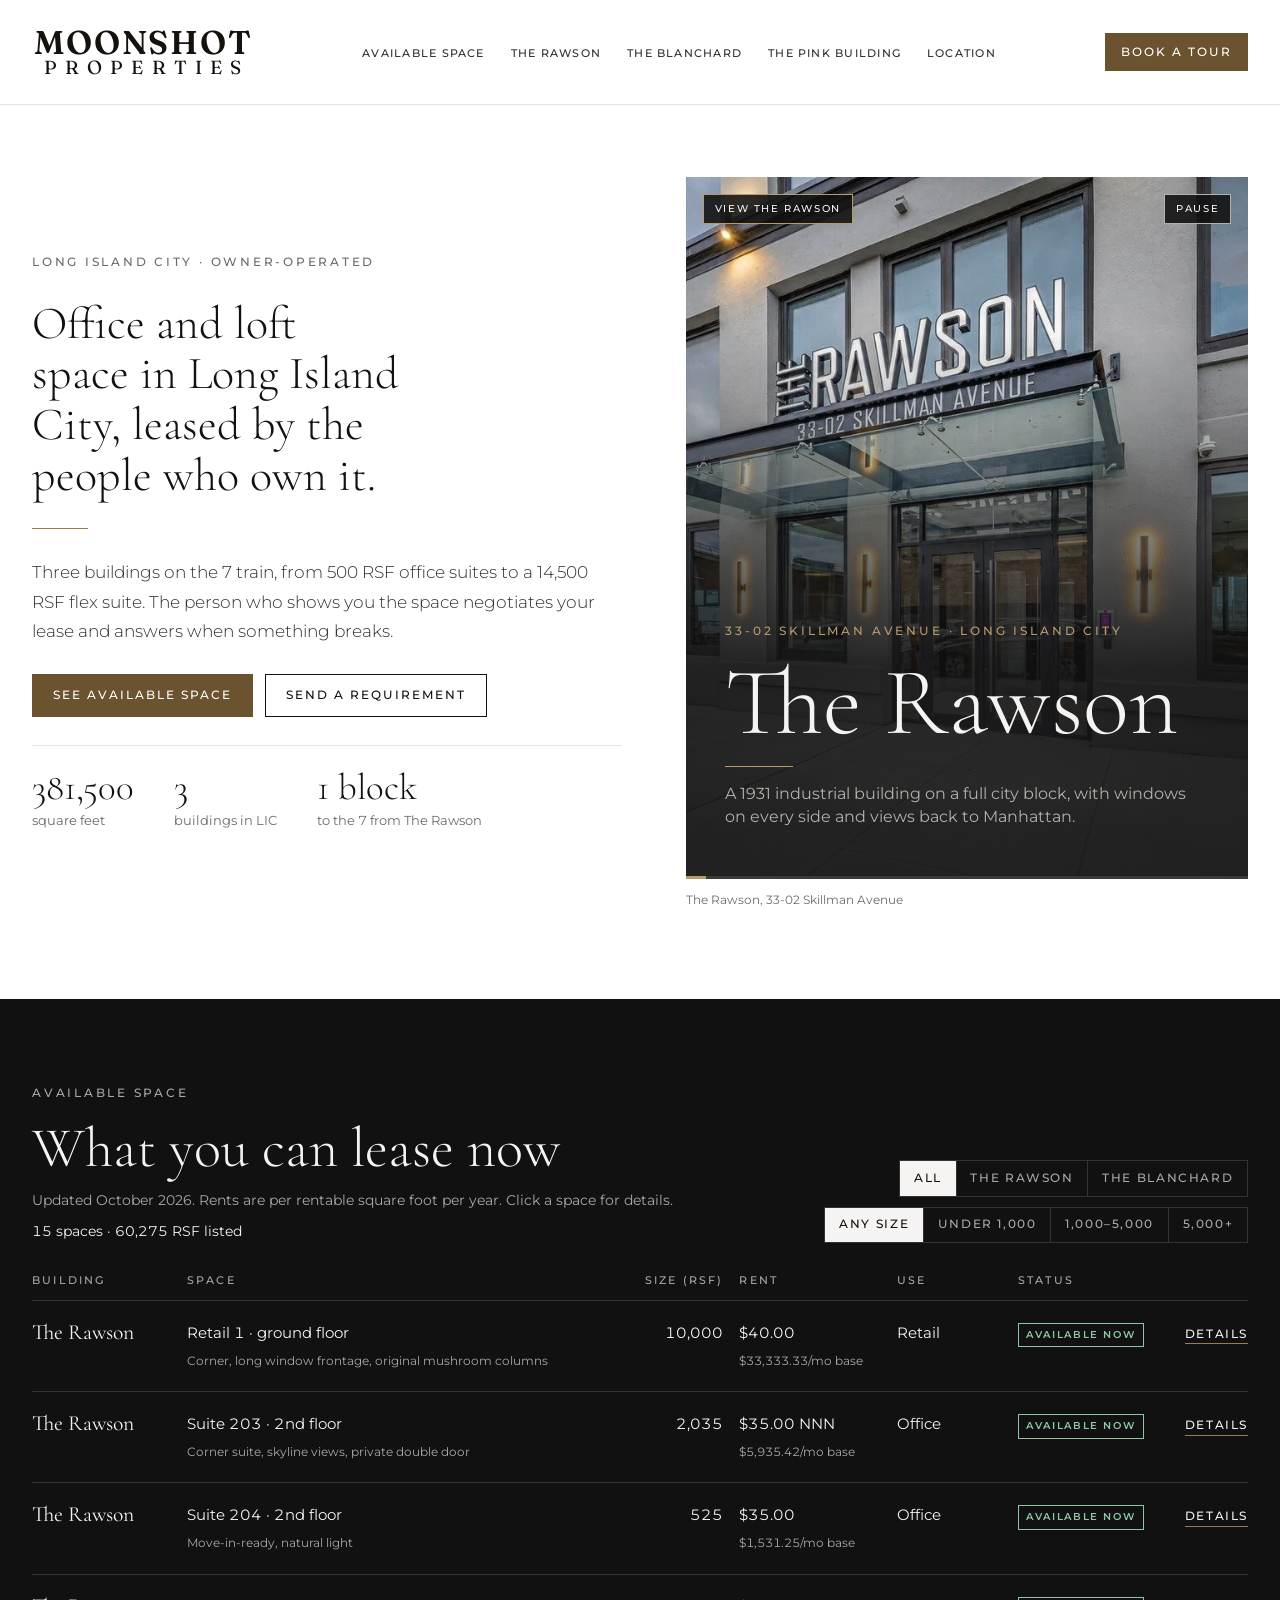
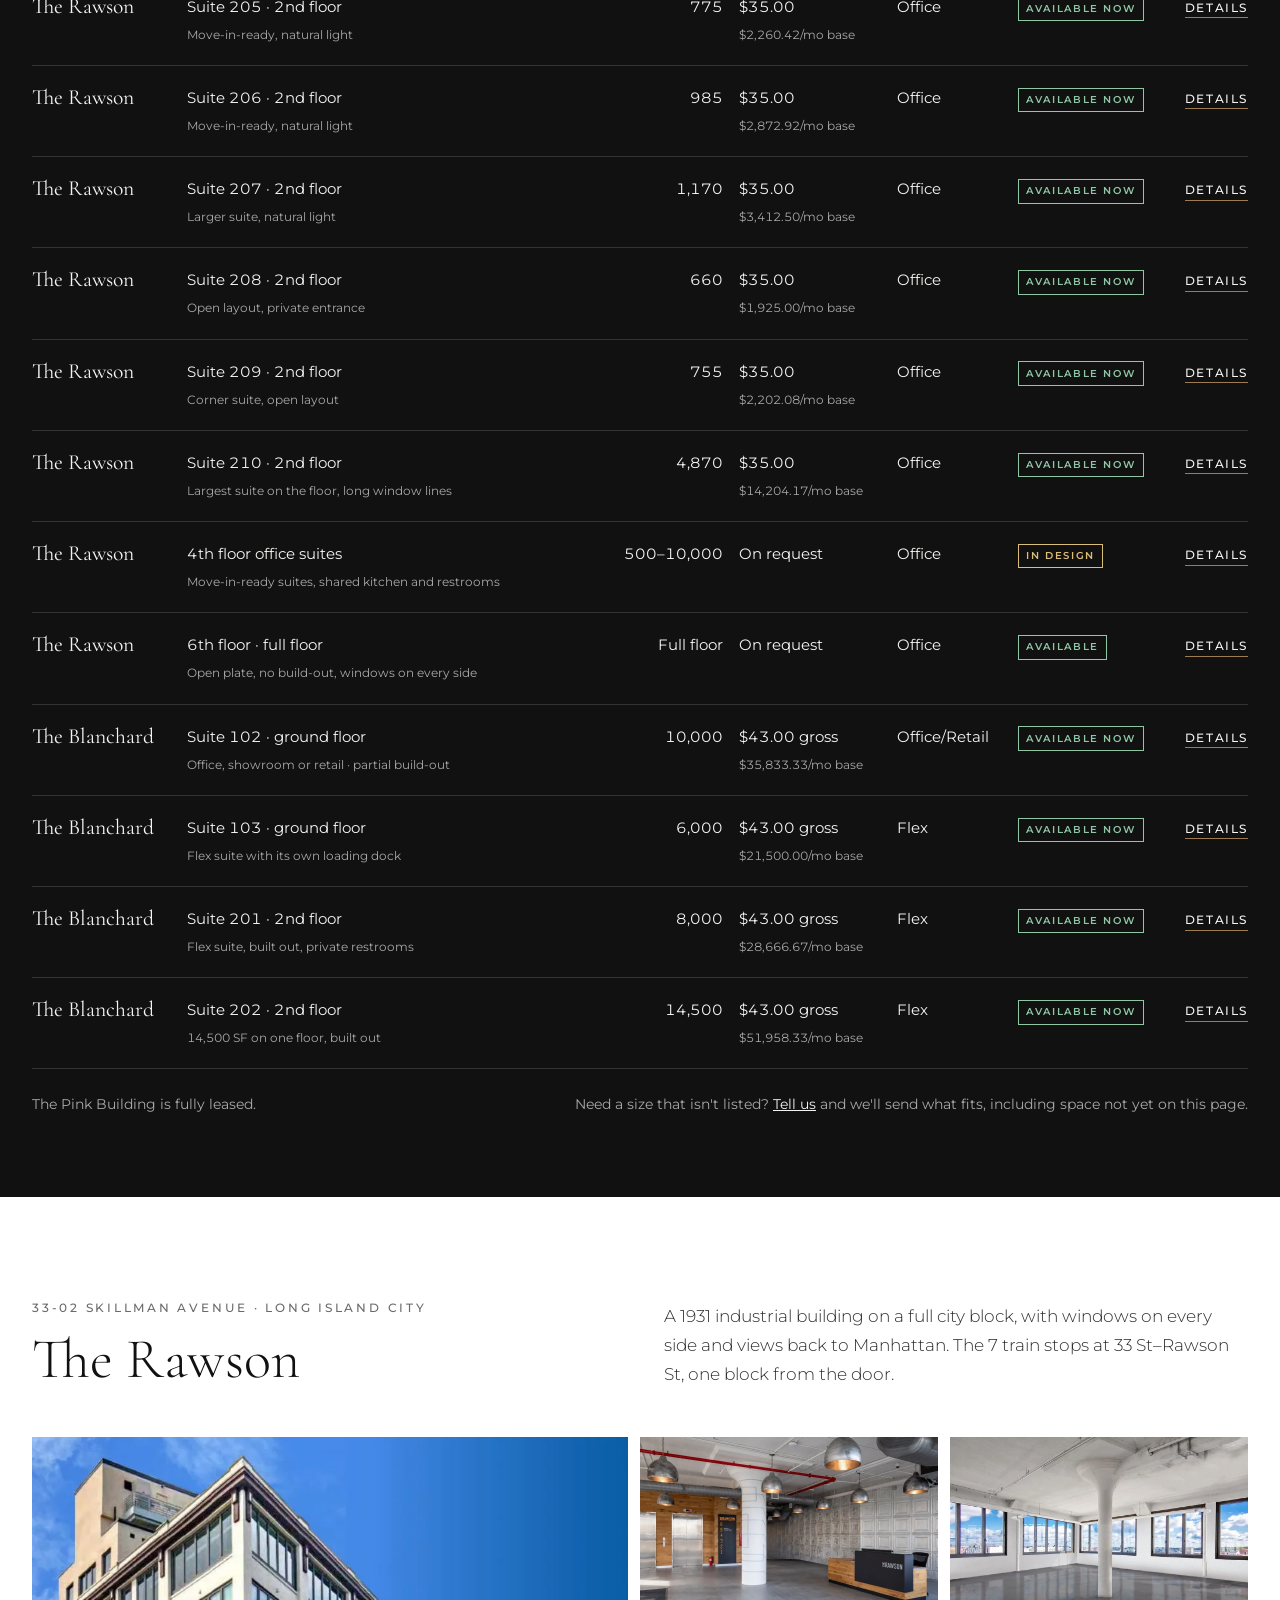
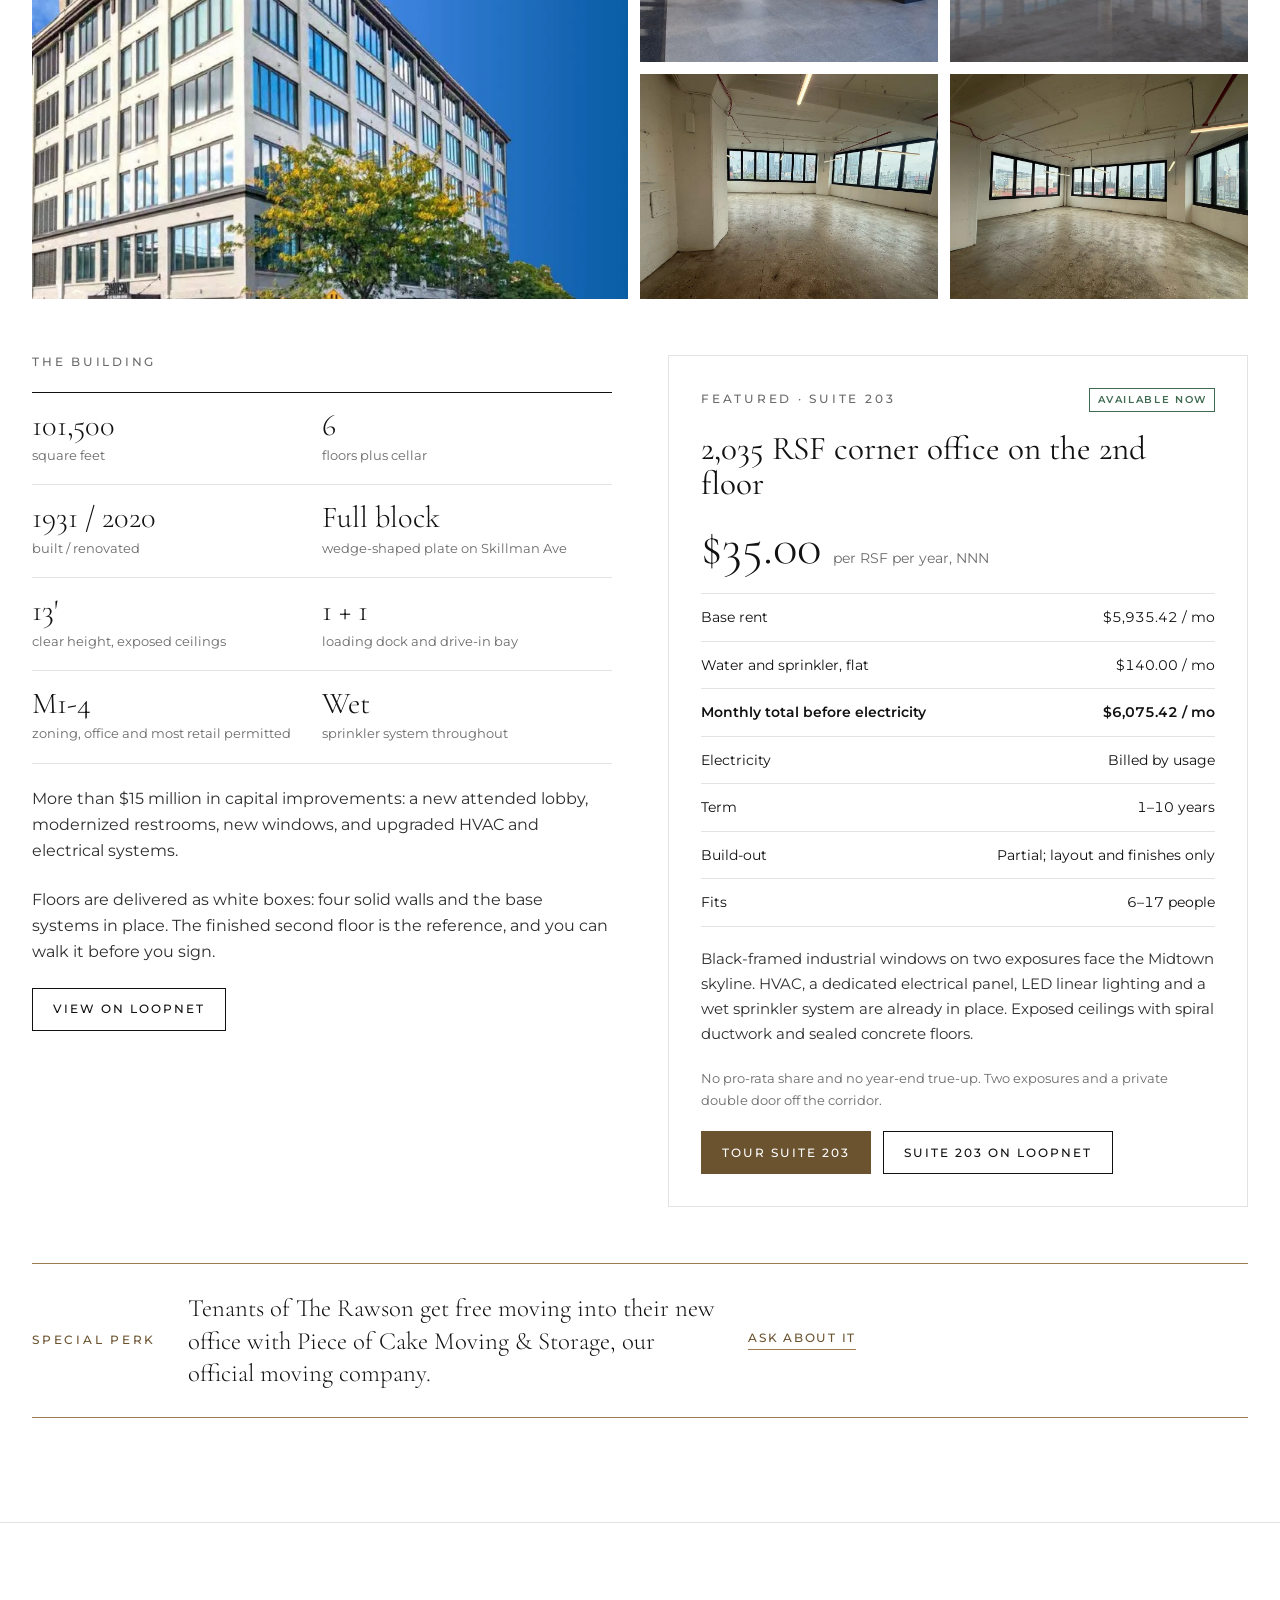
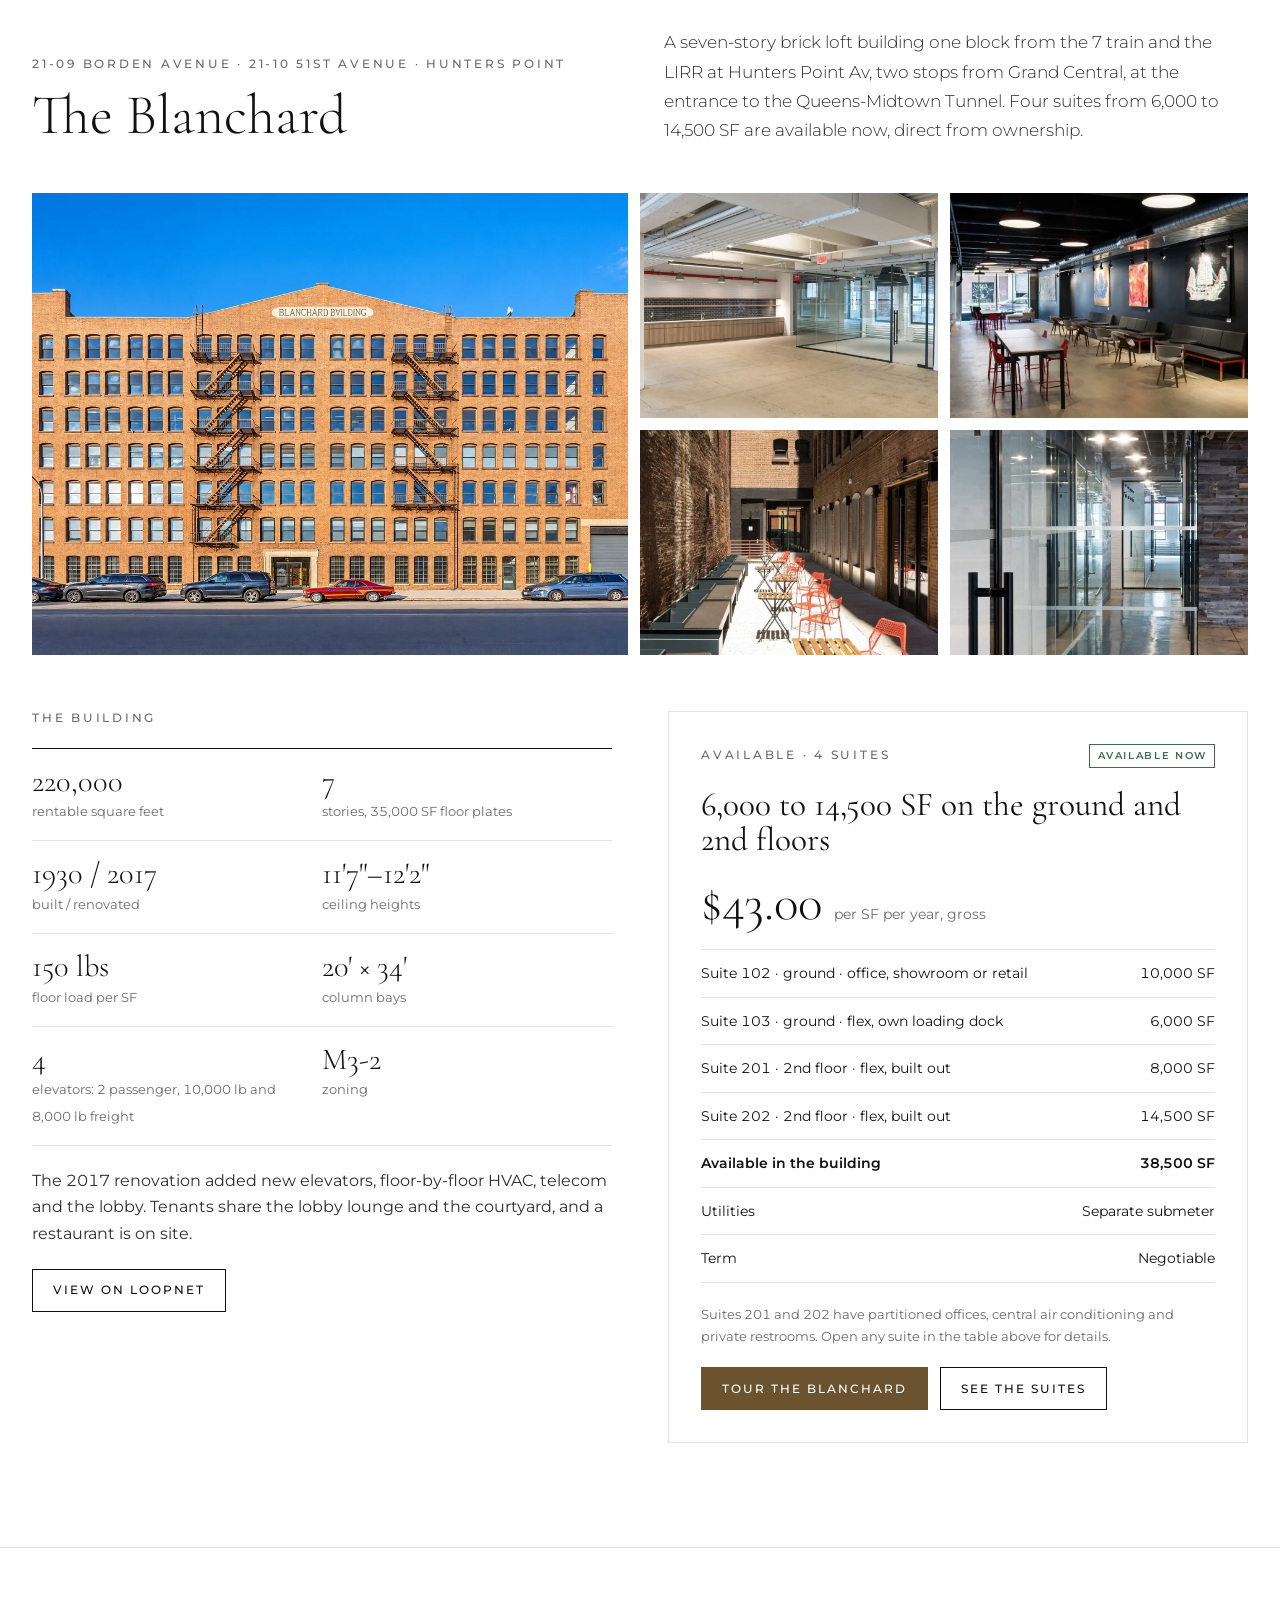
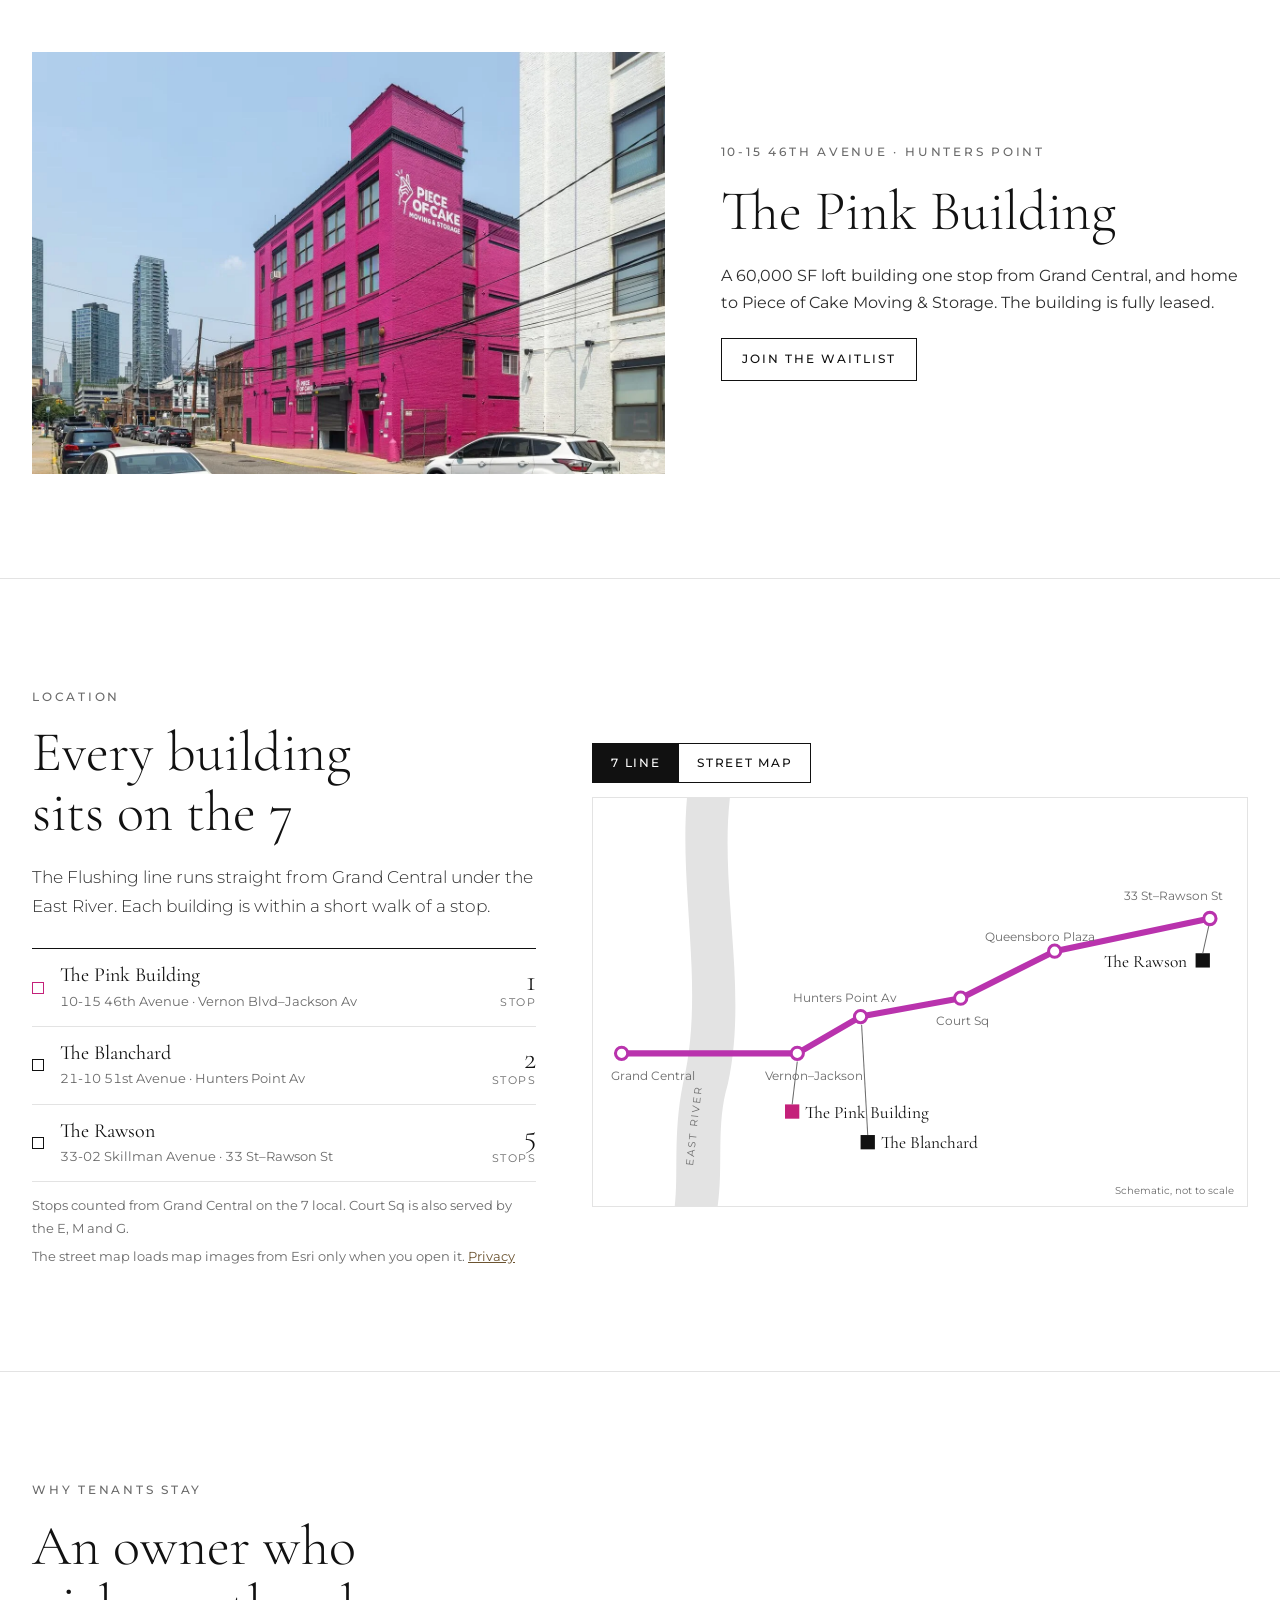
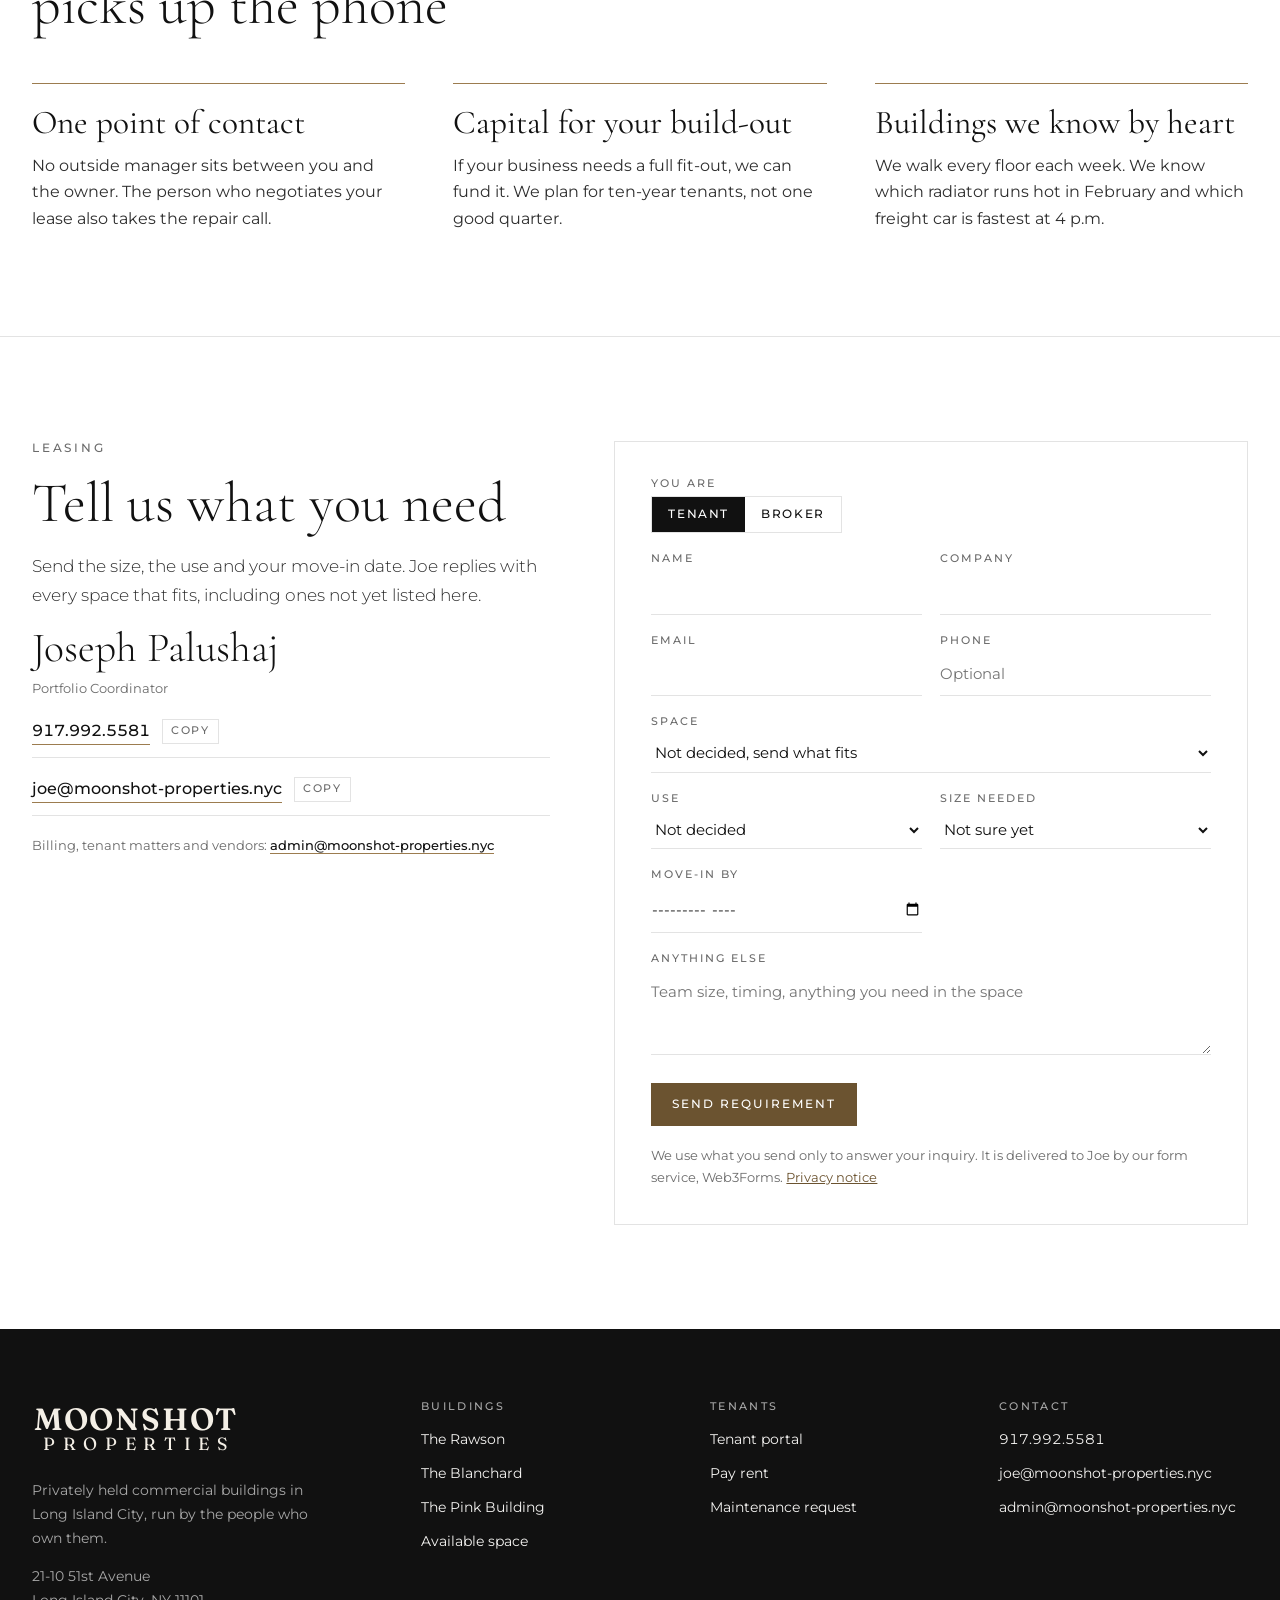
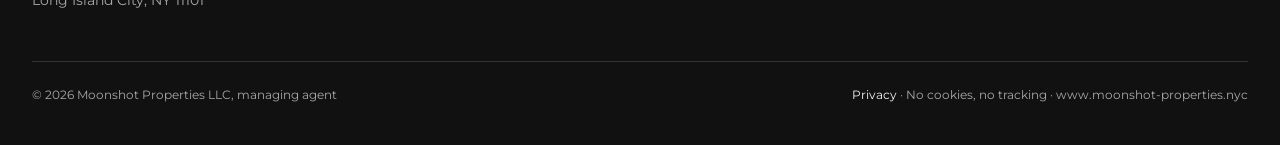
<file: index.html>
<!DOCTYPE html>
<html lang="en">
<head>
<meta charset="utf-8">
<meta name="viewport" content="width=device-width, initial-scale=1">
<title>Moonshot Properties — Office and Loft Space in Long Island City</title>
<meta name="description" content="Office and loft space in Long Island City, leased by the people who own it. Three buildings on the 7 train, from 500 RSF office suites to a 14,500 RSF flex suite.">
<link rel="canonical" href="https://www.moonshot-properties.nyc/">
<meta name="referrer" content="strict-origin-when-cross-origin">
<meta name="theme-color" content="#15110d">
<meta name="format-detection" content="telephone=yes">
<!-- GitHub Pages cannot set response headers, so the Content-Security-Policy ships here. See README.md. -->
<meta http-equiv="Content-Security-Policy" content="default-src 'none'; base-uri 'self'; form-action 'self'; object-src 'none'; script-src 'self'; style-src 'self' 'unsafe-inline'; font-src 'self'; img-src 'self' data: https://server.arcgisonline.com; connect-src https://api.web3forms.com; manifest-src 'self'; upgrade-insecure-requests">

<meta property="og:type" content="website">
<meta property="og:site_name" content="Moonshot Properties">
<meta property="og:title" content="Moonshot Properties — Office and Loft Space in Long Island City">
<meta property="og:description" content="Three buildings on the 7 train, from 500 RSF office suites to a 14,500 RSF flex suite. Leased by the people who own them.">
<meta property="og:url" content="https://www.moonshot-properties.nyc/">
<meta property="og:image" content="https://www.moonshot-properties.nyc/images/og-image.jpg">
<meta property="og:image:width" content="1200">
<meta property="og:image:height" content="630">
<meta property="og:image:alt" content="The Blanchard, 21-10 51st Avenue, Long Island City">
<meta name="twitter:card" content="summary_large_image">
<meta name="twitter:title" content="Moonshot Properties — Office and Loft Space in Long Island City">
<meta name="twitter:description" content="Three buildings on the 7 train, leased by the people who own them.">
<meta name="twitter:image" content="https://www.moonshot-properties.nyc/images/og-image.jpg">

<link rel="icon" href="/favicon.ico" sizes="any">
<link rel="icon" href="/favicon.svg" type="image/svg+xml">
<link rel="icon" type="image/png" sizes="32x32" href="/favicon-32.png">
<link rel="icon" type="image/png" sizes="16x16" href="/favicon-16.png">
<link rel="icon" type="image/png" sizes="192x192" href="/favicon-192.png">
<link rel="apple-touch-icon" sizes="180x180" href="/favicon-180.png">
<link rel="manifest" href="/site.webmanifest">

<link rel="preload" href="fonts/montserrat-400.woff2" as="font" type="font/woff2" crossorigin="anonymous">
<link rel="preload" href="fonts/cormorant-garamond-300.woff2" as="font" type="font/woff2" crossorigin="anonymous">
<link rel="stylesheet" href="fonts/fonts.css">

<style>
:root{--bg:#fff;--surface:#fff;--ink:#111;--graphite:#2e2e2e;--muted:#6b6b6b;--line:#e3e3e3;--accent:#6b5330;--rule:#9c7c4f;--on-accent:#fff;--logo:#15110d;--ok:#3f6b52;
  --band:#111;--band-2:#1a1a1a;--band-ink:#f5f4f2;--band-muted:#a8a8a8;--band-line:#333;--seven:#b933ad;--pink:#c4217a;
  --serif:"Cormorant Garamond",Georgia,"Times New Roman",serif;--sans:"Montserrat",system-ui,-apple-system,"Segoe UI",sans-serif;color-scheme:light}
@media (prefers-color-scheme:dark){:root{--bg:#111;--surface:#1c1c1c;--ink:#f5f4f2;--graphite:#d6d3ce;--muted:#8e8a84;--line:#333;--accent:#b99a6b;--rule:#b99a6b;--on-accent:#111;--logo:#f4efe6;--ok:#6fa98a;--band:#000;--band-2:#151515;--band-line:#2a2a2a;color-scheme:dark}}
*{box-sizing:border-box}
html{scroll-behavior:smooth;scroll-padding-top:110px;-webkit-text-size-adjust:100%}
body{margin:0;background:var(--bg);color:var(--ink);font:400 15.5px/1.7 var(--sans);-webkit-font-smoothing:antialiased}
h1,h2,h3,h4,p{margin:0}
img{display:block;max-width:100%;height:auto}
a{color:var(--accent)}a:hover{color:var(--ink)}
button,input,select,textarea{font:inherit}
:focus-visible{outline:2px solid var(--rule);outline-offset:3px}
.skip{position:absolute;left:-9999px;top:0;background:var(--ink);color:var(--bg);padding:12px 20px;z-index:2000;text-decoration:none}
.skip:focus{left:12px;top:12px}
.wrap{max-width:1320px;margin:0 auto;padding-inline:clamp(16px,3vw,32px)}
.label{font:500 .72rem/1.3 var(--sans);letter-spacing:.24em;text-transform:uppercase;color:var(--muted)}
h1{font:300 clamp(2.2rem,3.6vw,3.4rem)/1.1 var(--serif);max-width:17ch;text-wrap:balance}
h2{font:300 clamp(2.3rem,4.4vw,3.8rem)/1.05 var(--serif);text-wrap:balance}
h3{font:400 clamp(1.7rem,2.6vw,2.2rem)/1.05 var(--serif)}
.lede{font-size:1.08rem;font-weight:300;color:var(--graphite);max-width:54ch;text-wrap:pretty}
.num{font-variant-numeric:tabular-nums lining-nums}
.rule{width:56px;height:1px;background:var(--rule);border:0;margin:0}
.note{font-size:.82rem;color:var(--muted)}
.btn{display:inline-flex;align-items:center;justify-content:center;gap:.6em;font:500 .78rem/1 var(--sans);letter-spacing:.16em;text-transform:uppercase;padding:1.15em 1.6em;border:1px solid var(--ink);border-radius:0;background:transparent;color:var(--ink);text-decoration:none;cursor:pointer;transition:background .2s,color .2s,border-color .2s}
.btn:hover{background:var(--ink);color:var(--bg)}
.btn-solid{background:var(--accent);border-color:var(--accent);color:var(--on-accent)}
.btn-solid:hover{background:var(--ink);border-color:var(--ink);color:var(--bg)}
.btn-row{display:flex;flex-wrap:wrap;gap:12px}
.textlink{font:500 .78rem/1 var(--sans);letter-spacing:.14em;text-transform:uppercase;color:var(--accent);text-decoration:none;border-bottom:1px solid var(--rule);padding-bottom:4px}

/* header */
.top{position:sticky;top:0;z-index:1000;background:var(--bg);border-bottom:1px solid var(--line)}
.nav{display:flex;align-items:center;justify-content:space-between;gap:24px;height:104px}
.brand{display:block;flex:none;color:var(--logo)}.brand svg{display:block;height:60px;width:auto}
.nav-links{display:flex;gap:26px;list-style:none;margin:0;padding:0;white-space:nowrap}
.nav-links a{font:500 .7rem/1 var(--sans);letter-spacing:.11em;text-transform:uppercase;text-decoration:none;color:var(--graphite)}
.nav-links a:hover{color:var(--accent)}
.nav-actions{display:flex;gap:10px;flex:none}
.nav-actions .btn{padding:.95em 1.2em;white-space:nowrap}
.menu-btn{display:none}
.mobile-nav{display:none;border-top:1px solid var(--line);padding:8px clamp(16px,3vw,32px) 20px}
.mobile-nav a{display:block;font:400 1.5rem/1.2 var(--serif);color:var(--ink);text-decoration:none;padding:14px 0;border-bottom:1px solid var(--line)}
.top.open .mobile-nav{display:block}
@media (max-width:1140px){.nav-links{display:none}.menu-btn{display:inline-flex}}
@media (max-width:640px){.nav{height:80px}.brand svg{height:42px}}
@media (max-width:560px){.nav-actions .btn-solid{display:none}.nav{gap:12px}}
.mobile-nav .btn{display:flex;margin-top:18px;font:500 .78rem/1 var(--sans);padding:1.15em 1.6em;border-bottom:0;color:var(--on-accent);justify-content:center}
.mobile-nav .btn-solid{color:var(--on-accent);min-height:44px}
.mobile-nav .btn-solid:hover{background:var(--ink);border-color:var(--ink);color:var(--bg)}

/* hero */
.hero{display:grid;grid-template-columns:1.05fr 1fr;gap:64px;align-items:center;padding-block:72px 88px}
.hero-copy{display:flex;flex-direction:column;gap:28px}
.facts{display:flex;flex-wrap:wrap;gap:20px 40px;border-top:1px solid var(--line);padding-top:24px}
.fact b{display:block;font:300 2.3rem/1 var(--serif)}
.fact span{font-size:.8rem;color:var(--muted)}
.hero figure{margin:0}
.hero figure img{width:100%;aspect-ratio:4/5;object-fit:cover}
figcaption{font-size:.78rem;color:var(--muted);margin-top:10px}
@media (max-width:960px){.hero{grid-template-columns:1fr;gap:40px;padding-block:44px 64px}.hero figure img{aspect-ratio:4/3}}

/* availability */
.avail{background:var(--band);color:var(--band-ink);padding-block:80px}
.avail .label{color:var(--band-muted)}
.avail-head{display:flex;justify-content:space-between;align-items:flex-end;gap:24px;flex-wrap:wrap;margin-bottom:32px}
.avail-head p{color:var(--band-muted);font-size:.9rem;margin-top:10px}
.avail-head .count{color:var(--band-ink);margin-top:6px}
.filters{display:flex;flex-direction:column;gap:10px;align-items:flex-start}
@media (min-width:1180px){.filters{align-items:flex-end}}
.seg{display:flex;flex-wrap:wrap;border:1px solid var(--band-line)}
.seg button{font:500 .72rem/1 var(--sans);letter-spacing:.14em;text-transform:uppercase;background:transparent;color:var(--band-muted);border:0;border-right:1px solid var(--band-line);padding:1em 1.2em;cursor:pointer;border-radius:0}
.seg button:last-child{border-right:0}
.seg button[aria-pressed="true"]{background:var(--band-ink);color:#111}
table{width:100%;border-collapse:collapse}
th{font:500 .68rem/1 var(--sans);letter-spacing:.2em;text-transform:uppercase;color:var(--band-muted);text-align:left;padding:0 16px 14px 0;border-bottom:1px solid var(--band-line)}
th.r,td.r{text-align:right}
tr.row{cursor:pointer}
tr.row:hover,tr.row.open{background:var(--band-2)}
td{padding:20px 16px 20px 0;border-bottom:1px solid var(--band-line);vertical-align:top;font-size:.92rem}
tr.row.open td{border-bottom-color:var(--band-2)}
td.bldg{font:400 1.35rem/1.1 var(--serif);white-space:nowrap}
td small{display:block;color:var(--band-muted);font-size:.78rem;margin-top:4px}
td.act{padding-right:0;text-align:right}
.st{display:inline-block;font:600 .64rem/1 var(--sans);letter-spacing:.16em;text-transform:uppercase;padding:.6em .7em;border:1px solid currentColor;white-space:nowrap;color:#8fc7a5}
.st.design{color:#d9be7a}
.toggle{background:none;border:0;padding:0 0 3px;color:var(--band-ink);font:500 .72rem/1 var(--sans);letter-spacing:.14em;text-transform:uppercase;border-bottom:1px solid #9c7c4f;cursor:pointer;white-space:nowrap}
tr.detail td{background:var(--band-2);padding:0 24px}
.detail-grid{display:grid;grid-template-columns:repeat(auto-fit,minmax(min(100%,340px),1fr));gap:28px 48px;padding:4px 0 32px}
.detail-grid p{font-size:.92rem;line-height:1.7;color:#d6d3ce;max-width:62ch;text-wrap:pretty}
.chips{display:flex;flex-wrap:wrap;gap:8px;margin-top:16px}
.chips span{font-size:.78rem;color:var(--band-ink);border:1px solid var(--band-line);padding:6px 10px}
.specs{border-top:1px solid var(--band-line);font-size:.88rem;margin-bottom:18px}
.specs div{display:flex;justify-content:space-between;gap:16px;padding:10px 0;border-bottom:1px solid var(--band-line)}
.specs dt{color:var(--band-muted)}.specs dd{margin:0;text-align:right}
.btn-light{background:#b99a6b;border-color:#b99a6b;color:#111}
.btn-light:hover{background:var(--band-ink);border-color:var(--band-ink);color:#111}
.btn-outline-light{border-color:var(--band-ink);color:var(--band-ink)}
.btn-outline-light:hover{background:var(--band-ink);color:#111}
.cards{display:none;border-top:1px solid var(--band-line)}
.card{border-bottom:1px solid var(--band-line)}
.card.open{background:var(--band-2)}
.card-head{display:flex;flex-direction:column;gap:6px;padding:18px 0;cursor:pointer;width:100%;background:none;border:0;color:inherit;text-align:left}
.card-head .t{display:flex;justify-content:space-between;gap:12px;align-items:baseline}
.card-head .bn{font:400 1.35rem/1.1 var(--serif)}
.card-head .meta{font-size:.82rem;color:var(--band-muted)}
.card .detail-grid{padding:0 0 24px}
@media (max-width:900px){.table-wrap{display:none}.cards{display:block}}
.avail-foot{display:flex;justify-content:space-between;gap:16px;flex-wrap:wrap;margin-top:24px;font-size:.85rem;color:var(--band-muted)}
.avail-foot a{color:var(--band-ink)}

/* buildings */
section.bld{padding-block:104px;border-bottom:1px solid var(--line)}
.bld-head{display:grid;grid-template-columns:1fr 1fr;gap:48px;align-items:end;margin-bottom:48px}
.bld-head .addr{display:flex;flex-direction:column;gap:14px}
.gallery{display:grid;grid-template-columns:2fr 1fr 1fr;gap:12px}
.gallery img{width:100%;height:100%;object-fit:cover;aspect-ratio:4/3}
.gallery .big{grid-row:span 2;aspect-ratio:4/3.1}
.split{display:grid;grid-template-columns:1fr 1fr;gap:56px;margin-top:56px}
.col{display:flex;flex-direction:column;gap:22px}
.col p{color:var(--graphite);max-width:58ch}
.facts-list{display:grid;grid-template-columns:1fr 1fr;border-top:1px solid var(--ink)}
.facts-list.fill{grid-template-columns:repeat(auto-fill,minmax(150px,1fr))}
.facts-list div{padding:16px 16px 16px 0;border-bottom:1px solid var(--line)}
.facts-list b{display:block;font:300 1.9rem/1.1 var(--serif)}
.facts-list span{font-size:.8rem;color:var(--muted)}
.feature{border:1px solid var(--line);background:var(--surface);padding:clamp(22px,3vw,32px);display:flex;flex-direction:column;gap:20px}
.feature-top{display:flex;justify-content:space-between;gap:12px;flex-wrap:wrap;align-items:center}
.feature .st{color:var(--ok)}
.price{display:flex;align-items:baseline;gap:12px;flex-wrap:wrap}
.price b{font:300 3.2rem/1 var(--serif)}
.price span{color:var(--muted);font-size:.85rem}
.lines{border-top:1px solid var(--line);font-size:.9rem}
.lines div{display:flex;justify-content:space-between;gap:16px;padding:11px 0;border-bottom:1px solid var(--line)}
.lines div span:last-child{text-align:right}
.lines .tot{font-weight:600}
.perk{margin-top:56px;display:flex;flex-wrap:wrap;gap:12px 32px;align-items:center;border-top:1px solid var(--rule);border-bottom:1px solid var(--rule);padding-block:28px}
.perk .label{color:var(--accent)}
.perk p{flex:1 1 380px;font:300 1.55rem/1.3 var(--serif);max-width:44ch}
.one-img img{width:100%;aspect-ratio:1/1;object-fit:cover}
.pink-grid{display:grid;grid-template-columns:1.2fr 1fr;gap:56px;align-items:center}
.pink-grid img{width:100%;aspect-ratio:3/2;object-fit:cover}
@media (max-width:900px){.bld-head,.split,.pink-grid{grid-template-columns:1fr;gap:32px}}
@media (max-width:760px){.gallery{grid-template-columns:1fr 1fr}.gallery .big{grid-column:span 2;grid-row:auto}}
@media (max-width:640px){section.bld{padding-block:64px}}

/* location */
.loc{padding-block:104px;border-bottom:1px solid var(--line)}
.loc-grid{display:grid;grid-template-columns:1fr 1.3fr;gap:56px;align-items:center}
.stops{border-top:1px solid var(--ink);margin-top:28px}
.stop{display:grid;grid-template-columns:auto 1fr auto;gap:16px;align-items:center;width:100%;padding:14px 0;border:0;border-bottom:1px solid var(--line);background:none;color:var(--ink);text-align:left;cursor:pointer}
.stop i{width:12px;height:12px;border:1.5px solid var(--ink)}
.stop.pink i{border-color:var(--pink)}
.stop[aria-pressed="true"] i{background:var(--ink)}
.stop.pink[aria-pressed="true"] i{background:var(--pink)}
.stop b{font:400 1.25rem/1.2 var(--serif)}
.stop small{display:block;font-size:.82rem;color:var(--muted)}
.stop em{font-style:normal;font:300 1.9rem/1 var(--serif);text-align:right}
.stop em small{font:400 .7rem/1.2 var(--sans);letter-spacing:.14em;text-transform:uppercase}
.map-col{display:flex;flex-direction:column;gap:14px;min-width:0}
.map-seg{display:flex;border:1px solid var(--ink);align-self:flex-start}
.map-seg button{font:500 .75rem/1 var(--sans);letter-spacing:.14em;text-transform:uppercase;padding:13px 18px;cursor:pointer;border:0;border-radius:0;background:transparent;color:var(--ink)}
.map-seg button+button{border-left:1px solid var(--ink)}
.map-seg button[aria-pressed="true"]{background:var(--ink);color:var(--bg)}
.map-frame{position:relative;z-index:0;border:1px solid var(--line);aspect-ratio:640/400;min-height:300px;overflow:hidden;background:var(--surface)}
#map{position:absolute;inset:0}
.schematic{position:absolute;inset:0;z-index:1100;background:var(--surface);display:flex;align-items:center;transition:opacity .5s}
.map-frame.street .schematic{opacity:0;pointer-events:none}
.schematic svg{display:block;width:100%;height:auto}
.leaflet-container{font-family:var(--sans)}
@media (max-width:960px){.loc-grid{grid-template-columns:1fr}}

/* approach */
.approach{padding-block:104px;border-bottom:1px solid var(--line)}
.three{display:grid;grid-template-columns:repeat(3,1fr);gap:48px;margin-top:48px}
.three div{border-top:1px solid var(--rule);padding-top:22px;display:flex;flex-direction:column;gap:12px}
.three p{color:var(--graphite)}
@media (max-width:860px){.three{grid-template-columns:1fr;gap:32px}}

/* contact */
.contact{padding-block:104px}
.contact-grid{display:grid;grid-template-columns:.9fr 1.1fr;gap:64px}
.person{display:flex;flex-direction:column;gap:18px}
.person .who{font:300 2.6rem/1 var(--serif)}
.copyrow{display:flex;align-items:center;gap:12px;flex-wrap:wrap;border-bottom:1px solid var(--line);padding-bottom:12px}
.copyrow a,.person .note a{font-weight:500;color:var(--ink);text-decoration:none;border-bottom:1px solid var(--rule)}
.copy{font:500 .66rem/1 var(--sans);letter-spacing:.14em;text-transform:uppercase;background:transparent;border:1px solid var(--line);color:var(--muted);padding:.6em .8em;cursor:pointer;border-radius:0}
.copy:hover{border-color:var(--ink);color:var(--ink)}
form{border:1px solid var(--line);background:var(--surface);padding:clamp(22px,3vw,36px);display:grid;grid-template-columns:1fr 1fr;gap:20px 18px;align-content:start}
.field{display:flex;flex-direction:column;gap:7px}
.field.full{grid-column:1/-1}
.field>span{font:500 .68rem/1 var(--sans);letter-spacing:.18em;text-transform:uppercase;color:var(--muted)}
.role{display:flex;border:1px solid var(--line);align-self:flex-start}
.role button{font:500 .72rem/1 var(--sans);letter-spacing:.14em;text-transform:uppercase;padding:12px 16px;border:0;border-radius:0;cursor:pointer;background:transparent;color:var(--ink)}
.role button[aria-pressed="true"]{background:var(--ink);color:var(--bg)}
input,select,textarea{font-size:.95rem;color:var(--ink);background:var(--surface);border:0;border-bottom:1px solid var(--line);border-radius:0;padding:.55em 0;width:100%}
textarea{min-height:84px;resize:vertical}
input:focus,select:focus,textarea:focus{outline:none;border-bottom-color:var(--rule)}
.hp{position:absolute;left:-9999px}
.form-foot{grid-column:1/-1;display:flex;align-items:center;gap:18px;flex-wrap:wrap;margin-top:8px}
.f-status{font-size:.85rem;color:var(--ok);min-height:1.2em}
.f-status.err{color:#b04a3a}
@media (max-width:900px){.contact-grid{grid-template-columns:1fr;gap:40px}}
@media (max-width:560px){form{grid-template-columns:1fr}}

/* footer */
footer{background:var(--band);color:var(--band-ink);padding-block:72px 40px}
.fgrid{display:grid;grid-template-columns:1.4fr 1fr 1fr 1fr;gap:40px}
footer .flogo{display:block;color:#f4efe6;height:56px;width:auto;margin-bottom:22px}
footer h4{font:500 .68rem/1 var(--sans);letter-spacing:.22em;text-transform:uppercase;color:var(--band-muted);margin:0 0 16px}
footer ul{list-style:none;margin:0;padding:0;display:flex;flex-direction:column;gap:10px;font-size:.88rem}
footer a{color:var(--band-ink);text-decoration:none}
footer a:hover{color:#b99a6b}
footer p{font-size:.88rem;color:var(--band-muted)}
.soon{color:var(--band-muted)}
.fbase{border-top:1px solid var(--band-line);margin-top:48px;padding-top:22px;display:flex;justify-content:space-between;gap:16px;flex-wrap:wrap;font-size:.78rem;color:var(--band-muted)}
@media (max-width:900px){.fgrid{grid-template-columns:1fr 1fr}}
@media (max-width:480px){.fgrid{grid-template-columns:1fr}}

/* v6.6: suite photos in the listing details */
.shots{display:grid;grid-template-columns:repeat(3,minmax(0,1fr));gap:8px;margin-top:18px}
.shots img{width:100%;height:auto;aspect-ratio:4/3;object-fit:cover;display:block}

/* hero: The Rawson intro (v6.3). Classes start with "ri-". */
.ri{--ri-stage:#111111;--ri-ink:#F5F4F2;--ri-muted:#B4B0AA;--ri-line:#3A3A3A;--ri-brass:#B99A6B;--ri-shade:rgba(17,17,17,.88);--ri-shade0:rgba(17,17,17,0);
  --ri-serif:"Cormorant Garamond",Georgia,"Times New Roman",serif;--ri-sans:"Montserrat",system-ui,-apple-system,"Segoe UI",sans-serif;
  position:relative;display:block;width:100%;max-width:100%;aspect-ratio:var(--ri-ratio,4/5);background:var(--ri-stage);color:var(--ri-ink);overflow:hidden;container-type:inline-size;container-name:ri;font-family:var(--ri-sans);-webkit-font-smoothing:antialiased;cursor:pointer}
@media (max-width:960px){.ri{aspect-ratio:var(--ri-ratio-sm,4/3)}}
@media (max-width:731px){.ri{aspect-ratio:4/5}}
.ri *{box-sizing:border-box}
.ri-sc{position:absolute;inset:0;opacity:0;visibility:hidden;transition:opacity .8s ease,visibility 0s linear .8s}
.ri-sc.ri-on{opacity:1;visibility:visible;transition:opacity .8s ease,visibility 0s}
.ri-ph{position:absolute;inset:0;width:100%;height:100%;max-width:100%;object-fit:cover;transform:scale(1.1);transition:transform 7s cubic-bezier(.2,.6,.3,1)}
.ri-on .ri-ph{transform:scale(1)}
.ri-shade{position:absolute;inset:0;background:linear-gradient(to top,var(--ri-shade) 0%,var(--ri-shade) 30%,var(--ri-shade0) 78%)}
.ri-up{opacity:0;transform:translateY(1.6cqw);transition:opacity .8s ease var(--d,0s),transform 1s cubic-bezier(.2,.7,.2,1) var(--d,0s)}
.ri-on .ri-up{opacity:1;transform:none}
.ri-lab{font:500 2.1cqw/1.35 var(--ri-sans);letter-spacing:.24em;text-transform:uppercase;color:var(--ri-brass);margin:0}
.ri-bar{height:1px;background:var(--ri-brass);width:0;transition:width 1.2s cubic-bezier(.2,.7,.2,1) var(--d,.4s)}
.ri-on .ri-bar{width:12cqw}
.ri-h{font-family:var(--ri-serif);font-weight:300;line-height:1.02;margin:0;text-wrap:balance;color:var(--ri-ink)}
.ri-p{font:400 2.8cqw/1.5 var(--ri-sans);color:var(--ri-muted);margin:0;max-width:60ch}
.ri-pad{position:absolute;left:7cqw;right:7cqw;bottom:9cqw;display:flex;flex-direction:column;gap:2.6cqw}
.ri-fill{position:absolute;inset:0;padding:9cqw 7cqw;display:flex;flex-direction:column;justify-content:center;gap:3.6cqw}
.ri-num{font-variant-numeric:lining-nums tabular-nums}
.ri-mark{width:40cqw;height:auto;color:var(--ri-ink)}
/* scene: title */
.ri-title .ri-h{font-size:17cqw}
/* scene: building */
.ri-bld{display:grid;grid-template-rows:38% 1fr}
.ri-bld .ri-img{position:relative;overflow:hidden}
.ri-bld .ri-txt{padding:5cqw 7cqw;display:flex;flex-direction:column;justify-content:center;gap:3cqw}
.ri-grid{display:grid;grid-template-columns:1fr 1fr;border-top:1px solid var(--ri-line)}
.ri-grid div{padding:2.4cqw 2cqw 2.4cqw 0;border-bottom:1px solid var(--ri-line);display:flex;flex-direction:column;gap:1cqw}
.ri-grid b{font:300 8cqw/1 var(--ri-serif)}
.ri-grid span{font:400 2.5cqw/1.3 var(--ri-sans);color:var(--ri-muted)}
/* scene: available space */
.ri-space .ri-h{font-size:9.5cqw}
.ri-rows{border-top:1px solid var(--ri-line)}
.ri-rows div{display:grid;grid-template-columns:1fr auto;gap:.6cqw 3cqw;align-items:baseline;padding:2.2cqw 0;border-bottom:1px solid var(--ri-line);font:400 2.7cqw/1.3 var(--ri-sans);color:var(--ri-muted)}
.ri-rows b{font:400 4.6cqw/1.1 var(--ri-serif);color:var(--ri-ink)}
.ri-rows span{text-align:right;white-space:nowrap}
.ri-rows .ri-now{color:var(--ri-ink);grid-column:2}
/* scene: suite 203 */
.ri-suite .ri-shade{background:linear-gradient(to top,var(--ri-shade) 0%,var(--ri-shade) 42%,var(--ri-shade0) 84%)}
.ri-suite .ri-h{font-size:9cqw}
.ri-price{display:flex;align-items:baseline;gap:2.4cqw;flex-wrap:wrap}
.ri-price b{font:300 12cqw/1 var(--ri-serif)}
.ri-price span{font:400 2.8cqw/1.4 var(--ri-sans);color:var(--ri-muted)}
.ri-kv{display:grid;grid-template-columns:auto auto;justify-content:start;gap:1.2cqw 5cqw;font:400 2.8cqw/1.4 var(--ri-sans);color:var(--ri-muted)}
.ri-kv b{color:var(--ri-ink);font-weight:500}
/* scene: end */
.ri-endsc .ri-h{font-size:11.5cqw}
.ri-who{display:flex;flex-direction:column;gap:.8cqw;font:400 3cqw/1.5 var(--ri-sans);color:var(--ri-muted)}
.ri-who b{color:var(--ri-ink);font-weight:500}
.ri-ctas{display:flex;flex-wrap:wrap;gap:2cqw}
.ri-cta{display:inline-block;font:500 2.3cqw/1 var(--ri-sans);letter-spacing:.18em;text-transform:uppercase;padding:2.8cqw 3.6cqw;border:1px solid var(--ri-brass);color:var(--ri-ink);text-decoration:none}
.ri-cta.ri-solid{background:var(--ri-brass);color:var(--ri-stage)}
.ri-cta:focus-visible,.ri-view:focus-visible,.ri-pause:focus-visible{outline:2px solid var(--ri-brass);outline-offset:2px}
/* persistent controls */
.ri-view{position:absolute;left:max(3cqw,12px);top:max(3cqw,12px);z-index:3;font:500 10px/1 var(--ri-sans);letter-spacing:.16em;text-transform:uppercase;padding:9px 11px;background:var(--ri-shade);color:var(--ri-ink);text-decoration:none;border:1px solid var(--ri-brass)}
.ri-view:hover{background:var(--ri-brass);color:var(--ri-stage)}
.ri-pause{position:absolute;right:max(3cqw,12px);top:max(3cqw,12px);z-index:3;font:500 10px/1 var(--ri-sans);letter-spacing:.16em;text-transform:uppercase;padding:9px 11px;border:1px solid var(--ri-muted);border-radius:0;background:var(--ri-shade);color:var(--ri-ink);cursor:pointer}
.ri-pause:hover{border-color:var(--ri-ink)}
.ri-prog{position:absolute;left:0;right:0;bottom:0;height:3px;background:var(--ri-line);z-index:3}
.ri-prog i{display:block;height:100%;width:0;background:var(--ri-brass)}
/* wide frames (tablet 4:3 and wider) */
@container ri (min-width:700px){
  .ri-lab{font-size:1.3cqw}.ri-p{font-size:1.6cqw}
  .ri-pad{left:6cqw;right:6cqw;bottom:6cqw;gap:1.8cqw}.ri-fill{padding:6cqw;gap:2.4cqw}
  .ri-title .ri-h{font-size:11cqw}
  .ri-bld{grid-template-rows:none;grid-template-columns:40% 1fr}.ri-bld .ri-txt{padding:5cqw 6cqw 5cqw 5cqw;gap:2.2cqw}
  .ri-grid b{font-size:4.6cqw}.ri-grid span{font-size:1.3cqw}.ri-grid div{padding:1.6cqw 2cqw 1.6cqw 0}
  .ri-space .ri-h{font-size:5.4cqw}.ri-rows div{grid-template-columns:1fr auto auto;font-size:1.5cqw;padding:1.3cqw 0}.ri-rows b{font-size:2.5cqw}.ri-rows .ri-now{grid-column:auto}
  .ri-suite .ri-shade{background:linear-gradient(to right,var(--ri-shade) 0%,var(--ri-shade) 36%,var(--ri-shade0) 80%)}
  .ri-suite .ri-pad{top:6cqw;right:auto;max-width:46cqw;justify-content:center}
  .ri-suite .ri-h{font-size:5.4cqw}.ri-price b{font-size:7cqw}.ri-price span,.ri-kv{font-size:1.5cqw}
  .ri-endsc .ri-h{font-size:7cqw}.ri-mark{width:22cqw}.ri-who{font-size:1.6cqw}.ri-cta{font-size:1.2cqw;padding:1.5cqw 2.2cqw}
}
@media (prefers-reduced-motion:reduce){.ri-ph,.ri-up,.ri-bar{transition:none!important;transform:none!important}}

/* Rawson intro: site overrides */
.hero figure .ri img{aspect-ratio:auto}
.ri a:hover{color:var(--ri-ink)}
.ri a.ri-solid:hover,.ri a.ri-view:hover{color:var(--ri-stage)}
.ri a.ri-cta:hover{background:var(--ri-brass);color:var(--ri-stage)}
.ri:not(.ri-js) .ri-pause,.ri:not(.ri-js) .ri-prog{display:none}
@media (pointer:coarse){.ri-pause,.ri-view{min-height:44px;display:inline-flex;align-items:center}}

/* The Rawson section: arrival sequence, plays only after a click on the intro or a "The Rawson" link */
@keyframes ri-rise{from{opacity:0;transform:translateY(18px)}to{opacity:1;transform:none}}
@keyframes ri-wipe{from{clip-path:inset(0 100% 0 0)}to{clip-path:inset(0 0 0 0)}}
#rawson.arrive .addr>*,#rawson.arrive .bld-head .lede{animation:ri-rise .9s cubic-bezier(.2,.7,.2,1) both}
#rawson.arrive .addr>*:nth-child(2){animation-delay:.12s}
#rawson.arrive .bld-head .lede{animation-delay:.3s}
#rawson.arrive .gallery img{animation:ri-wipe 1.1s cubic-bezier(.65,0,.25,1) both}
#rawson.arrive .gallery img:nth-child(1){animation-delay:.35s}
#rawson.arrive .gallery img:nth-child(2){animation-delay:.55s}
#rawson.arrive .gallery img:nth-child(3){animation-delay:.7s}
#rawson.arrive .gallery img:nth-child(4){animation-delay:.85s}
#rawson.arrive .gallery img:nth-child(5){animation-delay:1s}
#rawson.arrive .facts-list>div{animation:ri-rise .7s ease both}
#rawson.arrive .facts-list>div:nth-child(1){animation-delay:1.1s}
#rawson.arrive .facts-list>div:nth-child(2){animation-delay:1.17s}
#rawson.arrive .facts-list>div:nth-child(3){animation-delay:1.24s}
#rawson.arrive .facts-list>div:nth-child(4){animation-delay:1.31s}
#rawson.arrive .facts-list>div:nth-child(5){animation-delay:1.38s}
#rawson.arrive .facts-list>div:nth-child(6){animation-delay:1.45s}
#rawson.arrive .facts-list>div:nth-child(7){animation-delay:1.52s}
#rawson.arrive .facts-list>div:nth-child(8){animation-delay:1.59s}
#rawson.arrive #suite-203{animation:ri-rise .9s cubic-bezier(.2,.7,.2,1) 1.4s both}


/* touch devices: 44px targets, no iOS zoom on form focus */
@media (pointer:coarse){.seg button,.map-seg button,.role button,.nav-actions .btn,.toggle{min-height:44px}.copy{min-height:44px;padding:0 14px}footer ul{gap:0}footer ul a,footer ul span{display:inline-block;padding:10px 0}.textlink{display:inline-block;padding:14px 0 4px}}
@media (max-width:900px),(pointer:coarse){input,select,textarea{font-size:16px}}
@media (prefers-reduced-motion:reduce){html{scroll-behavior:auto}*{transition:none!important;animation:none!important}}
@media print{.top,form,.map-col{display:none}}
</style>
</head>
<body>

<a class="skip" href="#available">Skip to available space</a>

<header class="top" id="top-bar">
  <div class="wrap nav">
    <a class="brand" href="#top" aria-label="Moonshot Properties home">
      <svg viewBox="0 0 700 190" xmlns="http://www.w3.org/2000/svg" role="img" aria-label="Moonshot Properties"><text x="353" y="100" text-anchor="middle" font-family="Fraunces,Georgia,serif" font-weight="600" font-size="104" letter-spacing="6" fill="currentColor">MOONSHOT</text><text x="363" y="165" text-anchor="middle" font-family="Fraunces,Georgia,serif" font-weight="400" font-size="60" letter-spacing="26" fill="currentColor">PROPERTIES</text></svg>
    </a>
    <nav aria-label="Primary"><ul class="nav-links">
      <li><a href="#available">Available space</a></li>
      <li><a href="#rawson">The Rawson</a></li>
      <li><a href="#blanchard">The Blanchard</a></li>
      <li><a href="#pink">The Pink Building</a></li>
      <li><a href="#location">Location</a></li>
    </ul></nav>
    <div class="nav-actions">
      <a class="btn btn-solid" href="#contact">Book a tour</a>
      <button class="btn menu-btn" type="button" aria-expanded="false" aria-controls="mobile-nav" id="menu-btn">Menu</button>
    </div>
  </div>
  <nav class="mobile-nav" id="mobile-nav" aria-label="Primary">
    <a href="#available">Available space</a>
    <a href="#rawson">The Rawson</a>
    <a href="#blanchard">The Blanchard</a>
    <a href="#pink">The Pink Building</a>
    <a href="#location">Location</a>
    <a class="btn btn-solid" href="#contact">Book a tour</a>
  </nav>
</header>

<main id="top">
  <div class="wrap hero">
    <div class="hero-copy">
      <span class="label">Long Island City · Owner-operated</span>
      <h1>Office and loft space in Long Island City, leased by the people who own it.</h1>
      <hr class="rule">
      <p class="lede">Three buildings on the 7 train, from 500 RSF office suites to a 14,500 RSF flex suite. The person who shows you the space negotiates your lease and answers when something breaks.</p>
      <div class="btn-row">
        <a class="btn btn-solid" href="#available">See available space</a>
        <a class="btn" href="#contact">Send a requirement</a>
      </div>
      <div class="facts num">
        <div class="fact"><b>381,500</b><span>square feet</span></div>
        <div class="fact"><b>3</b><span>buildings in LIC</span></div>
        <div class="fact"><b>1 block</b><span>to the 7 from The Rawson</span></div>
      </div>
    </div>
    <figure>
      <div class="ri" data-ri data-href="#rawson" role="region" aria-roledescription="slideshow" aria-label="The Rawson and The Blanchard, Long Island City">
        <div class="ri-sc ri-title ri-on" data-href="#rawson" data-name="The Rawson" data-cap="The Rawson, 33-02 Skillman Avenue" data-ms="4000">
          <img class="ri-ph" src="images/rawson-entrance.webp" alt="Entrance canopy of The Rawson at 33-02 Skillman Avenue" width="1125" height="844" fetchpriority="high">
          <div class="ri-shade"></div>
          <div class="ri-pad">
            <p class="ri-lab ri-up" style="--d:.2s">33-02 Skillman Avenue · Long Island City</p>
            <p class="ri-h ri-up" style="--d:.45s">The Rawson</p>
            <div class="ri-bar" style="--d:1s"></div>
            <p class="ri-p ri-up" style="--d:1.2s">A 1931 industrial building on a full city block, with windows on every side and views back to Manhattan.</p>
          </div>
        </div>

        <div class="ri-sc ri-bld" data-href="#rawson" data-name="The Rawson" data-cap="The Rawson, 33-02 Skillman Avenue" data-ms="5000">
          <div class="ri-img"><img class="ri-ph" src="images/rawson-building.webp" alt="The Rawson, a six-story white industrial building" width="791" height="629" loading="lazy" decoding="async"></div>
          <div class="ri-txt">
            <p class="ri-lab ri-up" style="--d:.15s">The building</p>
            <div class="ri-grid ri-num">
              <div class="ri-up" style="--d:.3s"><b data-count="101500">101,500</b><span>square feet</span></div>
              <div class="ri-up" style="--d:.45s"><b>6</b><span>floors plus cellar</span></div>
              <div class="ri-up" style="--d:.6s"><b>1931 / 2020</b><span>built / renovated</span></div>
              <div class="ri-up" style="--d:.75s"><b>1 block</b><span>to the 7 from The Rawson</span></div>
            </div>
          </div>
        </div>

        <div class="ri-sc ri-space" data-href="#rawson" data-name="The Rawson" data-cap="The Rawson, 33-02 Skillman Avenue" data-ms="6000">
          <div class="ri-fill">
            <p class="ri-lab ri-up" style="--d:.15s">Available space · The Rawson</p>
            <p class="ri-h ri-up" style="--d:.3s">What you can lease now</p>
            <div class="ri-rows ri-num">
              <div class="ri-up" style="--d:.5s"><b>Retail 1 · ground floor</b><span>10,000 RSF</span><span class="ri-now">$40.00</span></div>
              <div class="ri-up" style="--d:.65s"><b>Suite 203 · 2nd floor</b><span>2,035 RSF</span><span class="ri-now">$35.00 NNN</span></div>
              <div class="ri-up" style="--d:.8s"><b>Suites 204–210 · 2nd floor</b><span>525–4,870 RSF</span><span class="ri-now">$35.00</span></div>
              <div class="ri-up" style="--d:.95s"><b>4th floor office suites</b><span>500–10,000 RSF</span><span class="ri-now">In design</span></div>
            </div>
            <p class="ri-p ri-up" style="--d:1.2s">Rents are per rentable square foot per year.</p>
          </div>
        </div>

        <div class="ri-sc ri-suite" data-href="#rawson" data-name="The Rawson" data-cap="The Rawson, 33-02 Skillman Avenue" data-ms="5000">
          <img class="ri-ph" src="images/suite-203-skyline.webp" alt="Suite 203 with corner windows facing the skyline" width="1125" height="844" loading="lazy" decoding="async">
          <div class="ri-shade"></div>
          <div class="ri-pad">
            <p class="ri-lab ri-up" style="--d:.2s">Featured · Suite 203 · Available now</p>
            <p class="ri-h ri-up" style="--d:.4s">2,035 RSF corner office on the 2nd floor</p>
            <div class="ri-price ri-num ri-up" style="--d:.65s"><b>$35.00</b><span>per RSF per year, NNN</span></div>
            <div class="ri-kv ri-num ri-up" style="--d:.9s"><span>Base rent</span><b>$5,935.42 / mo</b><span>Fits</span><b>6–17 people</b></div>
          </div>
        </div>

        <div class="ri-sc ri-endsc" data-href="#rawson" data-name="The Rawson" data-cap="The Rawson, 33-02 Skillman Avenue" data-ms="4000">
          <div class="ri-fill">
            <svg class="ri-mark ri-up" viewBox="0 0 700 190" role="img" aria-label="Moonshot Properties"><text x="353" y="100" text-anchor="middle" font-family="Fraunces,Georgia,serif" font-weight="600" font-size="104" letter-spacing="6" fill="currentColor">MOONSHOT</text><text x="363" y="165" text-anchor="middle" font-family="Fraunces,Georgia,serif" font-weight="400" font-size="60" letter-spacing="26" fill="currentColor">PROPERTIES</text></svg>
            <p class="ri-h ri-up" style="--d:.2s">Book a tour of The Rawson</p>
            <div class="ri-who ri-num ri-up" style="--d:.4s"><span><b>Joseph Palushaj</b> · Portfolio Coordinator</span><span>917.992.5581 · joe@moonshot-properties.nyc</span></div>
            <div class="ri-ctas ri-up" style="--d:.6s"><a class="ri-cta ri-solid" href="#contact">Book a tour</a><a class="ri-cta" href="#rawson">View The Rawson</a></div>
          </div>
        </div>

        <div class="ri-sc ri-title" data-ms="4000" data-href="#blanchard" data-name="The Blanchard" data-cap="The Blanchard, 21-09 Borden Avenue">
          <img class="ri-ph" src="images/bla-lobby.webp" alt="The Blanchard lobby with leather chairs, a marble table and a large painting on a black wall" width="1050" height="1400" loading="lazy" decoding="async">
          <div class="ri-shade"></div>
          <div class="ri-pad">
            <p class="ri-lab ri-up" style="--d:.2s">21-09 Borden Avenue · Long Island City</p>
            <p class="ri-h ri-up" style="--d:.45s">The Blanchard</p>
            <div class="ri-bar" style="--d:1s"></div>
            <p class="ri-p ri-up" style="--d:1.2s">A seven-story brick loft building one block from the 7 train and the LIRR, two stops from Grand Central.</p>
          </div>
        </div>

        <div class="ri-sc ri-bld" data-ms="5000" data-href="#blanchard" data-name="The Blanchard" data-cap="The Blanchard, 21-09 Borden Avenue">
          <div class="ri-img"><img class="ri-ph" src="images/blanchard-facade.webp" alt="The Blanchard, a seven-story brick loft building with the BLANCHARD BUILDING sign on its gable" width="1240" height="827" loading="lazy" decoding="async"></div>
          <div class="ri-txt">
            <p class="ri-lab ri-up" style="--d:.15s">The building</p>
            <div class="ri-grid ri-num">
              <div class="ri-up" style="--d:.3s"><b data-count="220000">220,000</b><span>rentable square feet</span></div>
              <div class="ri-up" style="--d:.45s"><b>7</b><span>stories, 35,000 SF floor plates</span></div>
              <div class="ri-up" style="--d:.6s"><b>1930 / 2017</b><span>built / renovated</span></div>
              <div class="ri-up" style="--d:.75s"><b>12'</b><span>ceilings, 11'7" to 12'2"</span></div>
            </div>
          </div>
        </div>

        <div class="ri-sc ri-space" data-ms="6000" data-href="#blanchard" data-name="The Blanchard" data-cap="The Blanchard, 21-09 Borden Avenue">
          <div class="ri-fill">
            <p class="ri-lab ri-up" style="--d:.15s">Available space · The Blanchard</p>
            <p class="ri-h ri-up" style="--d:.3s">Four suites, ready now</p>
            <div class="ri-rows ri-num">
              <div class="ri-up" style="--d:.5s"><b>Suite 102 · ground floor</b><span>10,000 SF</span><span class="ri-now">$43.00</span></div>
              <div class="ri-up" style="--d:.65s"><b>Suite 103 · ground, own dock</b><span>6,000 SF</span><span class="ri-now">$43.00</span></div>
              <div class="ri-up" style="--d:.8s"><b>Suite 201 · 2nd floor</b><span>8,000 SF</span><span class="ri-now">$43.00</span></div>
              <div class="ri-up" style="--d:.95s"><b>Suite 202 · 2nd floor</b><span>14,500 SF</span><span class="ri-now">$43.00</span></div>
            </div>
            <p class="ri-p ri-up" style="--d:1.2s">Rents are per square foot per year. Term is negotiable.</p>
          </div>
        </div>

        <div class="ri-sc ri-suite" data-ms="5000" data-href="#blanchard" data-name="The Blanchard" data-cap="The Blanchard, 21-09 Borden Avenue">
          <img class="ri-ph" src="images/bla-gallery.webp" alt="Long lounge with artwork on a black wall, red pendant lights, tables and banquettes along arched windows" width="1400" height="1050" loading="lazy" decoding="async">
          <div class="ri-shade"></div>
          <div class="ri-pad">
            <p class="ri-lab ri-up" style="--d:.2s">Shared by every tenant</p>
            <p class="ri-h ri-up" style="--d:.4s">Lobby lounge, courtyard and a restaurant on site</p>
            <div class="ri-kv ri-num ri-up" style="--d:.65s"><span>Suites 201 and 202</span><b>Built out, private restrooms</b><span>Elevators</span><b>2 passenger, 2 freight</b></div>
          </div>
        </div>

        <div class="ri-sc ri-endsc" data-ms="4000" data-href="#blanchard" data-name="The Blanchard" data-cap="The Blanchard, 21-09 Borden Avenue">
          <div class="ri-fill">
            <svg class="ri-mark ri-up" viewBox="0 0 700 190" role="img" aria-label="Moonshot Properties"><text x="353" y="100" text-anchor="middle" font-family="Fraunces,Georgia,serif" font-weight="600" font-size="104" letter-spacing="6" fill="currentColor">MOONSHOT</text><text x="363" y="165" text-anchor="middle" font-family="Fraunces,Georgia,serif" font-weight="400" font-size="60" letter-spacing="26" fill="currentColor">PROPERTIES</text></svg>
            <p class="ri-h ri-up" style="--d:.2s">Book a tour of The Blanchard</p>
            <div class="ri-who ri-num ri-up" style="--d:.4s"><span><b>Joseph Palushaj</b> · Portfolio Coordinator</span><span>917.992.5581 · joe@moonshot-properties.nyc</span></div>
            <div class="ri-ctas ri-up" style="--d:.6s"><a class="ri-cta ri-solid" href="#contact">Book a tour</a><a class="ri-cta" href="#blanchard">View The Blanchard</a></div>
          </div>
        </div>

        <a class="ri-view" href="#rawson">View The Rawson</a>
        <button class="ri-pause" type="button" aria-label="Pause animation">Pause</button>
        <div class="ri-prog" aria-hidden="true"><i></i></div>
      </div>
      <figcaption id="ri-cap">The Rawson, 33-02 Skillman Avenue</figcaption>
    </figure>
  </div>

  <section class="avail" id="available" aria-labelledby="avail-title">
    <div class="wrap">
      <div class="avail-head">
        <div>
          <span class="label">Available space</span>
          <h2 id="avail-title" style="margin-top:14px">What you can lease now</h2>
          <p>Updated October 2026. Rents are per rentable square foot per year. Click a space for details.</p>
          <p class="count num" id="count" aria-live="polite"></p>
        </div>
        <div class="filters">
          <div class="seg" role="group" aria-label="Filter by building" id="f-building">
            <button type="button" data-v="all" aria-pressed="true">All</button>
            <button type="button" data-v="rawson" aria-pressed="false">The Rawson</button>
            <button type="button" data-v="blanchard" aria-pressed="false">The Blanchard</button>
          </div>
          <div class="seg" role="group" aria-label="Filter by size" id="f-size">
            <button type="button" data-v="all" aria-pressed="true">Any size</button>
            <button type="button" data-v="s" aria-pressed="false">Under 1,000</button>
            <button type="button" data-v="m" aria-pressed="false">1,000–5,000</button>
            <button type="button" data-v="l" aria-pressed="false">5,000+</button>
          </div>
        </div>
      </div>
      <div class="table-wrap">
        <table class="num">
          <thead><tr><th scope="col">Building</th><th scope="col">Space</th><th scope="col" class="r">Size (RSF)</th><th scope="col">Rent</th><th scope="col">Use</th><th scope="col">Status</th><th scope="col"><span class="hp">Details</span></th></tr></thead>
          <tbody id="rows"></tbody>
        </table>
      </div>
      <div class="cards num" id="cards"></div>
      <noscript><p style="color:#a8a8a8;margin-top:16px">The full list of spaces needs JavaScript. Call 917.992.5581 or write to joe@moonshot-properties.nyc.</p></noscript>
      <div class="avail-foot"><span>The Pink Building is fully leased.</span><span>Need a size that isn't listed? <a href="#contact">Tell us</a> and we'll send what fits, including space not yet on this page.</span></div>
    </div>
  </section>

  <section class="bld" id="rawson" aria-labelledby="rawson-title">
    <div class="wrap">
      <div class="bld-head">
        <div class="addr"><span class="label">33-02 Skillman Avenue · Long Island City</span><h2 id="rawson-title">The Rawson</h2></div>
        <p class="lede">A 1931 industrial building on a full city block, with windows on every side and views back to Manhattan. The 7 train stops at 33 St–Rawson St, one block from the door.</p>
      </div>
      <div class="gallery">
        <img class="big" src="images/rawson-building.webp" alt="The Rawson, a six-story white industrial building" width="791" height="629" loading="lazy" decoding="async">
        <img src="images/rawson-lobby.webp" alt="Lobby with reception desk and elevators" width="1200" height="900" loading="lazy" decoding="async">
        <img src="images/rawson-loft-floor.webp" alt="Finished loft floor with polished concrete and large windows" width="1200" height="800" loading="lazy" decoding="async">
        <img src="images/suite-203-skyline.webp" alt="Suite 203 with corner windows facing the skyline" width="1125" height="844" loading="lazy" decoding="async">
        <img src="images/suite-203-floor.webp" alt="Suite 203 open floor with windows on two sides" width="1125" height="844" loading="lazy" decoding="async">
      </div>
      <div class="split">
        <div class="col">
          <span class="label">The building</span>
          <div class="facts-list num">
            <div><b data-count="101500">101,500</b><span>square feet</span></div>
            <div><b>6</b><span>floors plus cellar</span></div>
            <div><b>1931 / 2020</b><span>built / renovated</span></div>
            <div><b>Full block</b><span>wedge-shaped plate on Skillman Ave</span></div>
            <div><b>13'</b><span>clear height, exposed ceilings</span></div>
            <div><b>1 + 1</b><span>loading dock and drive-in bay</span></div>
            <div><b>M1-4</b><span>zoning, office and most retail permitted</span></div>
            <div><b>Wet</b><span>sprinkler system throughout</span></div>
          </div>
          <p>More than $15 million in capital improvements: a new attended lobby, modernized restrooms, new windows, and upgraded HVAC and electrical systems.</p>
          <p>Floors are delivered as white boxes: four solid walls and the base systems in place. The finished second floor is the reference, and you can walk it before you sign.</p>
          <div class="btn-row"><a class="btn" href="https://www.loopnet.com/Listing/33-02-Skillman-Ave-Long-Island-City-NY/42041673/" target="_blank" rel="noopener">View on LoopNet</a></div>
        </div>
        <div class="feature num" id="suite-203">
          <div class="feature-top"><span class="label">Featured · Suite 203</span><span class="st">Available now</span></div>
          <h3>2,035 RSF corner office on the 2nd floor</h3>
          <div class="price"><b>$35.00</b><span>per RSF per year, NNN</span></div>
          <div class="lines">
            <div><span>Base rent</span><span>$5,935.42 / mo</span></div>
            <div><span>Water and sprinkler, flat</span><span>$140.00 / mo</span></div>
            <div class="tot"><span>Monthly total before electricity</span><span>$6,075.42 / mo</span></div>
            <div><span>Electricity</span><span>Billed by usage</span></div>
            <div><span>Term</span><span>1–10 years</span></div>
            <div><span>Build-out</span><span>Partial; layout and finishes only</span></div>
            <div><span>Fits</span><span>6–17 people</span></div>
          </div>
          <p style="font-size:.92rem;color:var(--graphite)">Black-framed industrial windows on two exposures face the Midtown skyline. HVAC, a dedicated electrical panel, LED linear lighting and a wet sprinkler system are already in place. Exposed ceilings with spiral ductwork and sealed concrete floors.</p>
          <p class="note">No pro-rata share and no year-end true-up. Two exposures and a private double door off the corridor.</p>
          <div class="btn-row">
            <a class="btn btn-solid" href="#contact" data-tour="203">Tour Suite 203</a>
            <a class="btn" href="https://www.loopnet.com/Listing/33-02-Skillman-Ave-Long-Island-City-NY/42041673/" target="_blank" rel="noopener">Suite 203 on LoopNet</a>
          </div>
        </div>
      </div>
      <div class="perk">
        <span class="label">Special perk</span>
        <p>Tenants of The Rawson get free moving into their new office with Piece of Cake Moving &amp; Storage, our official moving company.</p>
        <a class="textlink" href="#contact">Ask about it</a>
      </div>
    </div>
  </section>

  <section class="bld" id="blanchard" aria-labelledby="bla-title">
    <div class="wrap">
      <div class="bld-head">
        <div class="addr"><span class="label">21-09 Borden Avenue · 21-10 51st Avenue · Hunters Point</span><h2 id="bla-title">The Blanchard</h2></div>
        <p class="lede">A seven-story brick loft building one block from the 7 train and the LIRR at Hunters Point Av, two stops from Grand Central, at the entrance to the Queens-Midtown Tunnel. Four suites from 6,000 to 14,500 SF are available now, direct from ownership.</p>
      </div>
      <div class="gallery">
        <img class="big" src="images/blanchard-facade.webp" alt="The Blanchard, a seven-story brick loft building with the BLANCHARD BUILDING sign on its gable" width="1240" height="827" loading="lazy" decoding="async">
        <img src="images/blanchard-suite-kitchen.webp" alt="Built-out suite with a pantry, concrete floor and glass-walled offices" width="1240" height="828" loading="lazy" decoding="async">
        <img src="images/blanchard-lounge.webp" alt="Ground-floor lounge with communal tables, banquettes and street windows" width="915" height="622" loading="lazy" decoding="async">
        <img src="images/blanchard-courtyard.webp" alt="Courtyard with outdoor tables and chairs between brick walls" width="873" height="622" loading="lazy" decoding="async">
        <img src="images/blanchard-glass-offices.webp" alt="Glass-walled offices along a corridor" width="563" height="844" loading="lazy" decoding="async">
      </div>
      <div class="split">
        <div class="col num">
          <span class="label">The building</span>
          <div class="facts-list">
            <div><b>220,000</b><span>rentable square feet</span></div>
            <div><b>7</b><span>stories, 35,000 SF floor plates</span></div>
            <div><b>1930 / 2017</b><span>built / renovated</span></div>
            <div><b>11'7"–12'2"</b><span>ceiling heights</span></div>
            <div><b>150 lbs</b><span>floor load per SF</span></div>
            <div><b>20' × 34'</b><span>column bays</span></div>
            <div><b>4</b><span>elevators: 2 passenger, 10,000 lb and 8,000 lb freight</span></div>
            <div><b>M3-2</b><span>zoning</span></div>
          </div>
          <p>The 2017 renovation added new elevators, floor-by-floor HVAC, telecom and the lobby. Tenants share the lobby lounge and the courtyard, and a restaurant is on site.</p>
          <div class="btn-row"><a class="btn" href="https://www.loopnet.com/Listing/21-09-Borden-Ave-Long-Island-City-NY/42735303/" target="_blank" rel="noopener">View on LoopNet</a></div>
        </div>
        <div class="feature num" id="blanchard-suites">
          <div class="feature-top"><span class="label">Available · 4 suites</span><span class="st">Available now</span></div>
          <h3>6,000 to 14,500 SF on the ground and 2nd floors</h3>
          <div class="price"><b>$43.00</b><span>per SF per year, gross</span></div>
          <div class="lines">
            <div><span>Suite 102 · ground · office, showroom or retail</span><span>10,000 SF</span></div>
            <div><span>Suite 103 · ground · flex, own loading dock</span><span>6,000 SF</span></div>
            <div><span>Suite 201 · 2nd floor · flex, built out</span><span>8,000 SF</span></div>
            <div><span>Suite 202 · 2nd floor · flex, built out</span><span>14,500 SF</span></div>
            <div class="tot"><span>Available in the building</span><span>38,500 SF</span></div>
            <div><span>Utilities</span><span>Separate submeter</span></div>
            <div><span>Term</span><span>Negotiable</span></div>
          </div>
          <p class="note">Suites 201 and 202 have partitioned offices, central air conditioning and private restrooms. Open any suite in the table above for details.</p>
          <div class="btn-row">
            <a class="btn btn-solid" href="#contact">Tour The Blanchard</a>
            <a class="btn" href="#available" data-filter="blanchard">See the suites</a>
          </div>
        </div>
      </div>
    </div>
  </section>

  <section class="bld" id="pink" aria-labelledby="pink-title">
    <div class="wrap pink-grid">
      <img src="images/pink-building.webp" alt="The Pink Building, a magenta loft building at 10-15 46th Avenue" width="1350" height="900" loading="lazy" decoding="async">
      <div class="col">
        <span class="label">10-15 46th Avenue · Hunters Point</span>
        <h2 id="pink-title">The Pink Building</h2>
        <p>A 60,000 SF loft building one stop from Grand Central, and home to Piece of Cake Moving &amp; Storage. The building is fully leased.</p>
        <div class="btn-row"><a class="btn" href="#contact" data-tour="pink">Join the waitlist</a></div>
      </div>
    </div>
  </section>

  <section class="loc" id="location" aria-labelledby="loc-title">
    <div class="wrap loc-grid">
      <div>
        <span class="label">Location</span>
        <h2 id="loc-title" style="margin-top:14px">Every building sits on the 7</h2>
        <p class="lede" style="margin-top:20px">The Flushing line runs straight from Grand Central under the East River. Each building is within a short walk of a stop.</p>
        <div class="stops num">
          <button type="button" class="stop pink" data-site="pink" aria-pressed="false"><i></i><span><b>The Pink Building</b><small>10-15 46th Avenue · Vernon Blvd–Jackson Av</small></span><em>1<small>stop</small></em></button>
          <button type="button" class="stop" data-site="blanchard" aria-pressed="false"><i></i><span><b>The Blanchard</b><small>21-10 51st Avenue · Hunters Point Av</small></span><em>2<small>stops</small></em></button>
          <button type="button" class="stop" data-site="rawson" aria-pressed="false"><i></i><span><b>The Rawson</b><small>33-02 Skillman Avenue · 33 St–Rawson St</small></span><em>5<small>stops</small></em></button>
        </div>
        <p class="note" style="margin-top:12px">Stops counted from Grand Central on the 7 local. Court Sq is also served by the E, M and G.</p>
        <p class="note" style="margin-top:6px">The street map loads map images from Esri only when you open it. <a href="/privacy.html">Privacy</a></p>
      </div>
      <div class="map-col">
        <div class="map-seg" role="group" aria-label="Map view">
          <button type="button" data-mode="line" aria-pressed="true">7 line</button>
          <button type="button" data-mode="street" aria-pressed="false">Street map</button>
        </div>
        <div class="map-frame" id="map-frame">
          <div id="map"></div>
          <div class="schematic">
            <svg viewBox="0 0 640 400" role="img" aria-label="Schematic of the 7 train from Grand Central to 33 St–Rawson St with the three buildings marked">
              <rect width="640" height="400" style="fill:var(--surface)"/>
              <path d="M92 0 C84 90 110 190 88 280 C78 330 84 370 80 400 L122 400 C128 360 120 320 132 280 C152 190 124 90 134 0 Z" style="fill:var(--line)"/>
              <text x="98" y="360" font-size="10" letter-spacing="2" font-family="Montserrat,sans-serif" transform="rotate(-84 98 360)" style="fill:var(--muted)">EAST RIVER</text>
              <path d="M28 250 L200 250 L262 214 L360 196 L452 150 L604 118" fill="none" stroke="#b933ad" stroke-width="6" stroke-linejoin="round" stroke-linecap="round"/>
              <g font-family="Montserrat,sans-serif" font-size="12" style="fill:var(--muted)">
                <circle cx="28" cy="250" r="6" stroke="#b933ad" stroke-width="3" style="fill:var(--surface)"/><text x="18" y="276">Grand Central</text>
                <circle cx="200" cy="250" r="6" stroke="#b933ad" stroke-width="3" style="fill:var(--surface)"/><text x="168" y="276">Vernon–Jackson</text>
                <circle cx="262" cy="214" r="6" stroke="#b933ad" stroke-width="3" style="fill:var(--surface)"/><text x="196" y="200">Hunters Point Av</text>
                <circle cx="360" cy="196" r="6" stroke="#b933ad" stroke-width="3" style="fill:var(--surface)"/><text x="336" y="222">Court Sq</text>
                <circle cx="452" cy="150" r="6" stroke="#b933ad" stroke-width="3" style="fill:var(--surface)"/><text x="384" y="140">Queensboro Plaza</text>
                <circle cx="604" cy="118" r="6" stroke="#b933ad" stroke-width="3" style="fill:var(--surface)"/><text x="520" y="100">33 St–Rawson St</text>
              </g>
              <g font-family="Cormorant Garamond,Georgia,serif" font-size="17" style="fill:var(--ink)">
                <rect x="188" y="300" width="14" height="14" fill="#c4217a"/><line x1="195" y1="300" x2="200" y2="258" stroke-width="1" style="stroke:var(--muted)"/><text x="208" y="313">The Pink Building</text>
                <rect x="262" y="330" width="14" height="14" style="fill:var(--ink)"/><line x1="269" y1="330" x2="263" y2="222" stroke-width="1" style="stroke:var(--muted)"/><text x="282" y="343">The Blanchard</text>
                <rect x="590" y="152" width="14" height="14" style="fill:var(--ink)"/><line x1="597" y1="152" x2="603" y2="125" stroke-width="1" style="stroke:var(--muted)"/><text x="500" y="165">The Rawson</text>
              </g>
              <text x="628" y="388" text-anchor="end" font-size="10" font-family="Montserrat,sans-serif" style="fill:var(--muted)">Schematic, not to scale</text>
            </svg>
          </div>
        </div>
      </div>
    </div>
  </section>

  <section class="approach" aria-labelledby="why-title">
    <div class="wrap">
      <span class="label">Why tenants stay</span>
      <h2 id="why-title" style="margin-top:14px;max-width:18ch">An owner who picks up the phone</h2>
      <div class="three">
        <div><h3>One point of contact</h3><p>No outside manager sits between you and the owner. The person who negotiates your lease also takes the repair call.</p></div>
        <div><h3>Capital for your build-out</h3><p>If your business needs a full fit-out, we can fund it. We plan for ten-year tenants, not one good quarter.</p></div>
        <div><h3>Buildings we know by heart</h3><p>We walk every floor each week. We know which radiator runs hot in February and which freight car is fastest at 4 p.m.</p></div>
      </div>
    </div>
  </section>

  <section class="contact" id="contact" aria-labelledby="contact-title">
    <div class="wrap contact-grid">
      <div class="person">
        <span class="label">Leasing</span>
        <h2 id="contact-title">Tell us what you need</h2>
        <p class="lede">Send the size, the use and your move-in date. Joe replies with every space that fits, including ones not yet listed here.</p>
        <div class="who">Joseph Palushaj</div>
        <span class="note" style="margin-top:-10px">Portfolio Coordinator</span>
        <div class="copyrow num"><a href="tel:+19179925581">917.992.5581</a><button class="copy" type="button" data-copy="917.992.5581">Copy</button></div>
        <div class="copyrow"><a href="mailto:joe@moonshot-properties.nyc?subject=Leasing%20inquiry">joe@moonshot-properties.nyc</a><button class="copy" type="button" data-copy="joe@moonshot-properties.nyc">Copy</button></div>
        <p class="note">Billing, tenant matters and vendors: <a href="mailto:admin@moonshot-properties.nyc">admin@moonshot-properties.nyc</a></p>
      </div>
      <form id="inquiry-form" novalidate>
        <div class="field full">
          <span id="role-label">You are</span>
          <div class="role" role="group" aria-labelledby="role-label">
            <button type="button" data-role="Tenant" aria-pressed="true">Tenant</button>
            <button type="button" data-role="Broker" aria-pressed="false">Broker</button>
          </div>
        </div>
        <label class="field"><span>Name</span><input id="f-name" name="name" autocomplete="name" required></label>
        <label class="field"><span id="company-label">Company</span><input id="f-company" name="company" autocomplete="organization"></label>
        <label class="field"><span>Email</span><input id="f-email" name="email" type="email" autocomplete="email" required></label>
        <label class="field"><span>Phone</span><input id="f-phone" name="phone" type="tel" autocomplete="tel" placeholder="Optional"></label>
        <label class="field full"><span>Space</span><select id="f-space" name="space"></select></label>
        <label class="field"><span>Use</span><select id="f-use" name="use"><option>Not decided</option><option>Office</option><option>Creative / loft</option><option>Retail</option><option>Flex / light industrial</option><option>Storage</option></select></label>
        <label class="field"><span>Size needed</span><select id="f-size-need" name="size"><option>Not sure yet</option><option>Under 1,000 RSF</option><option>1,000–3,000 RSF</option><option>3,000–10,000 RSF</option><option>10,000–25,000 RSF</option><option>25,000+ RSF</option></select></label>
        <label class="field"><span>Move-in by</span><input id="f-date" name="date_needed" type="month"></label>
        <label class="field full"><span>Anything else</span><textarea id="f-message" name="message" placeholder="Team size, timing, anything you need in the space"></textarea></label>
        <label class="hp" aria-hidden="true">Leave this field empty<input type="text" id="f-bot" name="botcheck" tabindex="-1" autocomplete="off"></label>
        <div class="form-foot">
          <button class="btn btn-solid" type="submit" id="f-submit">Send requirement</button>
          <p class="f-status" id="f-status" role="status" aria-live="polite"></p>
          <p class="note" style="flex-basis:100%">We use what you send only to answer your inquiry. It is delivered to Joe by our form service, Web3Forms. <a href="/privacy.html">Privacy notice</a></p>
        </div>
      </form>
    </div>
  </section>
</main>

<footer>
  <div class="wrap">
    <div class="fgrid">
      <div>
        <svg class="flogo" viewBox="0 0 700 190" xmlns="http://www.w3.org/2000/svg" role="img" aria-label="Moonshot Properties"><text x="353" y="100" text-anchor="middle" font-family="Fraunces,Georgia,serif" font-weight="600" font-size="104" letter-spacing="6" fill="currentColor">MOONSHOT</text><text x="363" y="165" text-anchor="middle" font-family="Fraunces,Georgia,serif" font-weight="400" font-size="60" letter-spacing="26" fill="currentColor">PROPERTIES</text></svg>
        <p style="max-width:34ch">Privately held commercial buildings in Long Island City, run by the people who own them.</p>
        <p style="margin-top:14px">21-10 51st Avenue<br>Long Island City, NY 11101</p>
      </div>
      <div><h4>Buildings</h4><ul><li><a href="#rawson">The Rawson</a></li><li><a href="#blanchard">The Blanchard</a></li><li><a href="#pink">The Pink Building</a></li><li><a href="#available">Available space</a></li></ul></div>
      <div><h4>Tenants</h4><ul><li><a href="https://us1.portal.re-leased.com/" target="_blank" rel="noopener">Tenant portal</a></li><li><a href="https://us1.portal.re-leased.com/" target="_blank" rel="noopener">Pay rent</a></li><li><a href="https://us1.portal.re-leased.com/" target="_blank" rel="noopener">Maintenance request</a></li></ul></div>
      <div><h4>Contact</h4><ul class="num"><li><a href="tel:+19179925581">917.992.5581</a></li><li><a href="mailto:joe@moonshot-properties.nyc">joe@moonshot-properties.nyc</a></li><li><a href="mailto:admin@moonshot-properties.nyc">admin@moonshot-properties.nyc</a></li></ul></div>
    </div>
    <div class="fbase"><span>© 2026 Moonshot Properties LLC, managing agent</span><span><a href="/privacy.html">Privacy</a> · No cookies, no tracking · www.moonshot-properties.nyc</span></div>
  </div>
</footer>

<script type="application/ld+json">
{
  "@context": "https://schema.org",
  "@type": "RealEstateAgent",
  "name": "Moonshot Properties",
  "url": "https://www.moonshot-properties.nyc/",
  "image": "https://www.moonshot-properties.nyc/images/og-image.jpg",
  "description": "Office and loft space in Long Island City, leased by the people who own it.",
  "email": "admin@moonshot-properties.nyc",
  "telephone": "+1-917-992-5581",
  "areaServed": { "@type": "Place", "name": "Long Island City, Queens, New York" },
  "address": { "@type": "PostalAddress", "streetAddress": "21-10 51st Avenue", "addressLocality": "Long Island City", "addressRegion": "NY", "postalCode": "11101", "addressCountry": "US" },
  "employee": { "@type": "Person", "name": "Joseph Palushaj", "jobTitle": "Portfolio Coordinator", "telephone": "+1-917-992-5581", "email": "joe@moonshot-properties.nyc" }
}
</script>

<script src="site.js" defer></script>
</body>
</html>
</file>
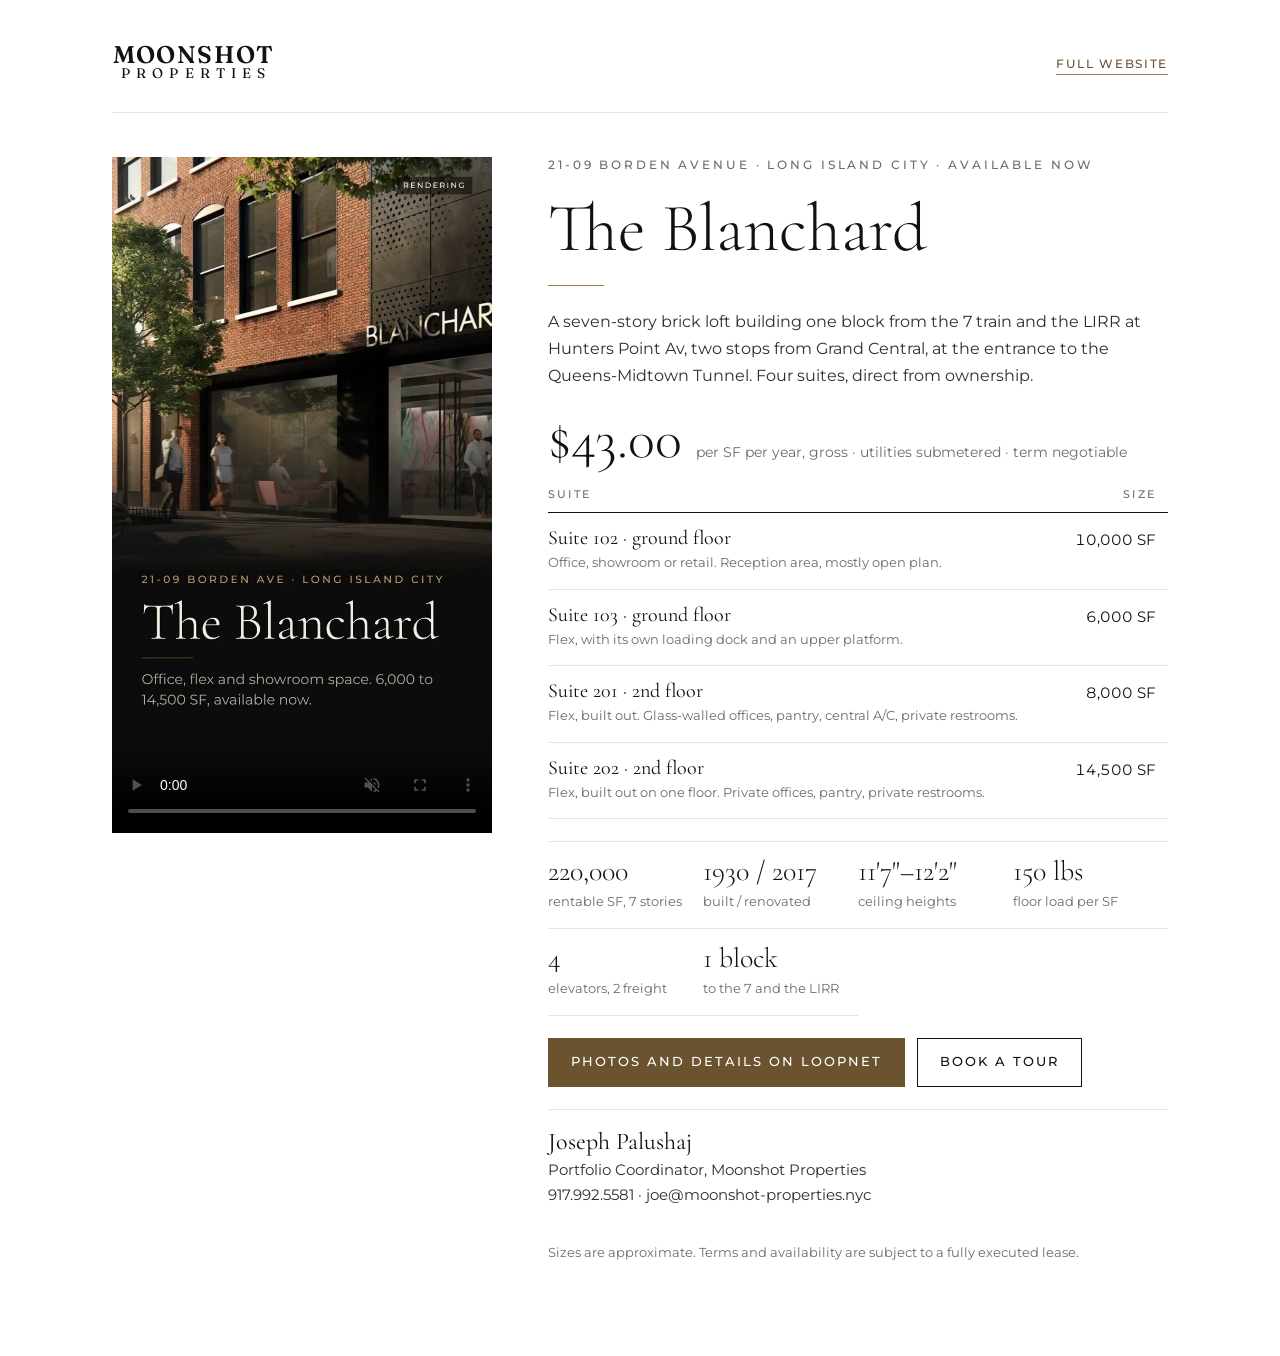
<file: blanchard.html>
<!DOCTYPE html>
<html lang="en">
<head>
<meta charset="utf-8">
<meta name="viewport" content="width=device-width, initial-scale=1">
<title>The Blanchard — 4 suites in Long Island City — Moonshot Properties</title>
<meta name="description" content="The Blanchard, 21-09 Borden Avenue, Long Island City. Four suites from 6,000 to 14,500 SF at $43.00 per SF, available now. One block from the 7 train and the LIRR.">
<link rel="canonical" href="https://www.moonshot-properties.nyc/blanchard.html">
<meta name="referrer" content="strict-origin-when-cross-origin">
<!-- Same policy as the other pages, plus media-src 'self' so the self-hosted reel can play. -->
<meta http-equiv="Content-Security-Policy" content="default-src 'none'; base-uri 'self'; form-action 'self'; object-src 'none'; img-src 'self' data: https://script.google.com https://script.googleusercontent.com; script-src 'self'; media-src 'self'; style-src 'self' 'unsafe-inline'; font-src 'self'; manifest-src 'self'; upgrade-insecure-requests">
<meta property="og:title" content="The Blanchard — 4 suites in Long Island City">
<meta property="og:description" content="6,000 to 14,500 SF at $43.00 per SF. Available now, direct from ownership.">
<meta property="og:image" content="https://www.moonshot-properties.nyc/images/blanchard-facade.webp">
<link rel="icon" href="/favicon.ico" sizes="any">
<link rel="icon" href="/favicon.svg" type="image/svg+xml">
<meta name="theme-color" content="#15110d">
<link rel="stylesheet" href="fonts/fonts.css">
<script src="track.js" defer></script>
<style>
:root{--bg:#fff;--ink:#111;--graphite:#2e2e2e;--muted:#6b6b6b;--line:#e3e3e3;--rule:#9c7c4f;--accent:#6b5330;--on-accent:#fff;--band:#111;--band-ink:#f5f4f2;--band-muted:#a8a8a8;--band-line:#333;color-scheme:light}
@media (prefers-color-scheme:dark){:root{--bg:#111;--ink:#f5f4f2;--graphite:#d6d3ce;--muted:#8e8a84;--line:#333;--rule:#b99a6b;--accent:#b99a6b;--on-accent:#111;--band:#000;color-scheme:dark}}
*{box-sizing:border-box}
body{margin:0;background:var(--bg);color:var(--ink);font:400 16px/1.7 Montserrat,system-ui,sans-serif;-webkit-font-smoothing:antialiased}
.wrap{max-width:1120px;margin:0 auto;padding:40px clamp(16px,4vw,32px) 80px}
.top{display:flex;justify-content:space-between;align-items:center;gap:16px;border-bottom:1px solid var(--line);padding-bottom:20px}
.logo{height:44px;width:auto;color:var(--ink)}
.label{font:500 12px/1.3 Montserrat,sans-serif;letter-spacing:.24em;text-transform:uppercase;color:var(--muted)}
.back{font:500 12px/1 Montserrat,sans-serif;letter-spacing:.14em;text-transform:uppercase;text-decoration:none;color:var(--accent);border-bottom:1px solid var(--rule);padding-bottom:4px}
.grid{display:grid;grid-template-columns:minmax(0,380px) minmax(0,1fr);gap:56px;margin-top:44px;align-items:start}
@media (max-width:860px){.grid{grid-template-columns:1fr;gap:36px}}
video{display:block;width:100%;height:auto;aspect-ratio:9/16;background:#111;max-width:420px;margin-inline:auto}
.col{display:flex;flex-direction:column;gap:22px;min-width:0}
h1{font:300 clamp(44px,6vw,68px)/1 "Cormorant Garamond",Georgia,serif;margin:0;text-wrap:balance}
.lede{color:var(--graphite);max-width:56ch;margin:0}
hr{width:56px;height:1px;background:var(--rule);border:0;margin:0}
.price{display:flex;align-items:baseline;gap:14px;flex-wrap:wrap}
.price b{font:300 56px/1 "Cormorant Garamond",Georgia,serif}
.price span{color:var(--muted);font-size:14px}
table{width:100%;border-collapse:collapse;font-variant-numeric:tabular-nums lining-nums}
th{font:500 11px/1 Montserrat,sans-serif;letter-spacing:.2em;text-transform:uppercase;color:var(--muted);text-align:left;padding:0 12px 12px 0;border-bottom:1px solid var(--ink)}
td{padding:14px 12px 14px 0;border-bottom:1px solid var(--line);vertical-align:top;font-size:15px}
td b{font:400 20px/1.1 "Cormorant Garamond",Georgia,serif;display:block}
td small{color:var(--muted);font-size:13px}
.r{text-align:right;white-space:nowrap}
.facts{display:grid;grid-template-columns:repeat(auto-fill,minmax(150px,1fr));border-top:1px solid var(--line)}
.facts div{padding:14px 12px 14px 0;border-bottom:1px solid var(--line)}
.facts b{display:block;font:300 28px/1.1 "Cormorant Garamond",Georgia,serif}
.facts span{font-size:13px;color:var(--muted)}
.btns{display:flex;flex-wrap:wrap;gap:12px}
.btn{display:inline-flex;align-items:center;font:500 12.5px/1 Montserrat,sans-serif;letter-spacing:.16em;text-transform:uppercase;padding:17px 22px;border:1px solid var(--ink);color:var(--ink);text-decoration:none;border-radius:0}
.btn.solid{background:var(--accent);border-color:var(--accent);color:var(--on-accent)}
.btn:hover{background:var(--ink);border-color:var(--ink);color:var(--bg)}
.btn:focus-visible,.back:focus-visible{outline:2px solid var(--rule);outline-offset:3px}
.who{border-top:1px solid var(--line);padding-top:18px;font-size:15px;color:var(--graphite)}
.who b{font:400 24px/1.2 "Cormorant Garamond",Georgia,serif;color:var(--ink);display:block}
.note{font-size:12.5px;color:var(--muted)}
#tour,#suites{scroll-margin-top:16px}
.vh{position:absolute;width:1px;height:1px;overflow:hidden;clip:rect(0 0 0 0);white-space:nowrap}
</style>
</head>
<body>
<div class="wrap">
  <div class="top">
    <a href="/" aria-label="Moonshot Properties home"><svg class="logo" viewBox="0 0 700 190" role="img" aria-label="Moonshot Properties"><text x="353" y="100" text-anchor="middle" font-family="Fraunces,Georgia,serif" font-weight="600" font-size="104" letter-spacing="6" fill="currentColor">MOONSHOT</text><text x="363" y="165" text-anchor="middle" font-family="Fraunces,Georgia,serif" font-weight="400" font-size="60" letter-spacing="26" fill="currentColor">PROPERTIES</text></svg></a>
    <a class="back" href="/#blanchard">Full website</a>
  </div>

  <div class="grid">
    <video id="tour" controls playsinline muted autoplay loop preload="metadata" poster="media/blanchard-reel-poster.webp" width="720" height="1280" aria-label="38-second video tour of The Blanchard and its four suites">
      <source src="media/blanchard-reel.mp4" type="video/mp4">
    </video>

    <div class="col">
      <span class="label">21-09 Borden Avenue · Long Island City · Available now</span>
      <h1>The Blanchard</h1>
      <hr>
      <p class="lede">A seven-story brick loft building one block from the 7 train and the LIRR at Hunters Point Av, two stops from Grand Central, at the entrance to the Queens-Midtown Tunnel. Four suites, direct from ownership.</p>
      <div class="price" id="suites"><b>$43.00</b><span>per SF per year, gross · utilities submetered · term negotiable</span></div>
      <table>
        <caption class="vh">The four suites and their sizes</caption>
        <thead><tr><th>Suite</th><th class="r">Size</th></tr></thead>
        <tbody>
          <tr><td><b>Suite 102 · ground floor</b><small>Office, showroom or retail. Reception area, mostly open plan.</small></td><td class="r">10,000 SF</td></tr>
          <tr><td><b>Suite 103 · ground floor</b><small>Flex, with its own loading dock and an upper platform.</small></td><td class="r">6,000 SF</td></tr>
          <tr><td><b>Suite 201 · 2nd floor</b><small>Flex, built out. Glass-walled offices, pantry, central A/C, private restrooms.</small></td><td class="r">8,000 SF</td></tr>
          <tr><td><b>Suite 202 · 2nd floor</b><small>Flex, built out on one floor. Private offices, pantry, private restrooms.</small></td><td class="r">14,500 SF</td></tr>
        </tbody>
      </table>
      <div class="facts">
        <div><b>220,000</b><span>rentable SF, 7 stories</span></div>
        <div><b>1930 / 2017</b><span>built / renovated</span></div>
        <div><b>11'7"–12'2"</b><span>ceiling heights</span></div>
        <div><b>150 lbs</b><span>floor load per SF</span></div>
        <div><b>4</b><span>elevators, 2 freight</span></div>
        <div><b>1 block</b><span>to the 7 and the LIRR</span></div>
      </div>
      <div class="btns">
        <a class="btn solid" href="https://www.loopnet.com/Listing/21-09-Borden-Ave-Long-Island-City-NY/42735303/" target="_blank" rel="noopener">Photos and details on LoopNet</a>
        <a class="btn" href="/#contact">Book a tour</a>
      </div>
      <div class="who"><b>Joseph Palushaj</b>Portfolio Coordinator, Moonshot Properties<br>917.992.5581 · joe@moonshot-properties.nyc</div>
      <p class="note">Sizes are approximate. Terms and availability are subject to a fully executed lease.</p>
    </div>
  </div>
</div>
</body>
</html>
</file>
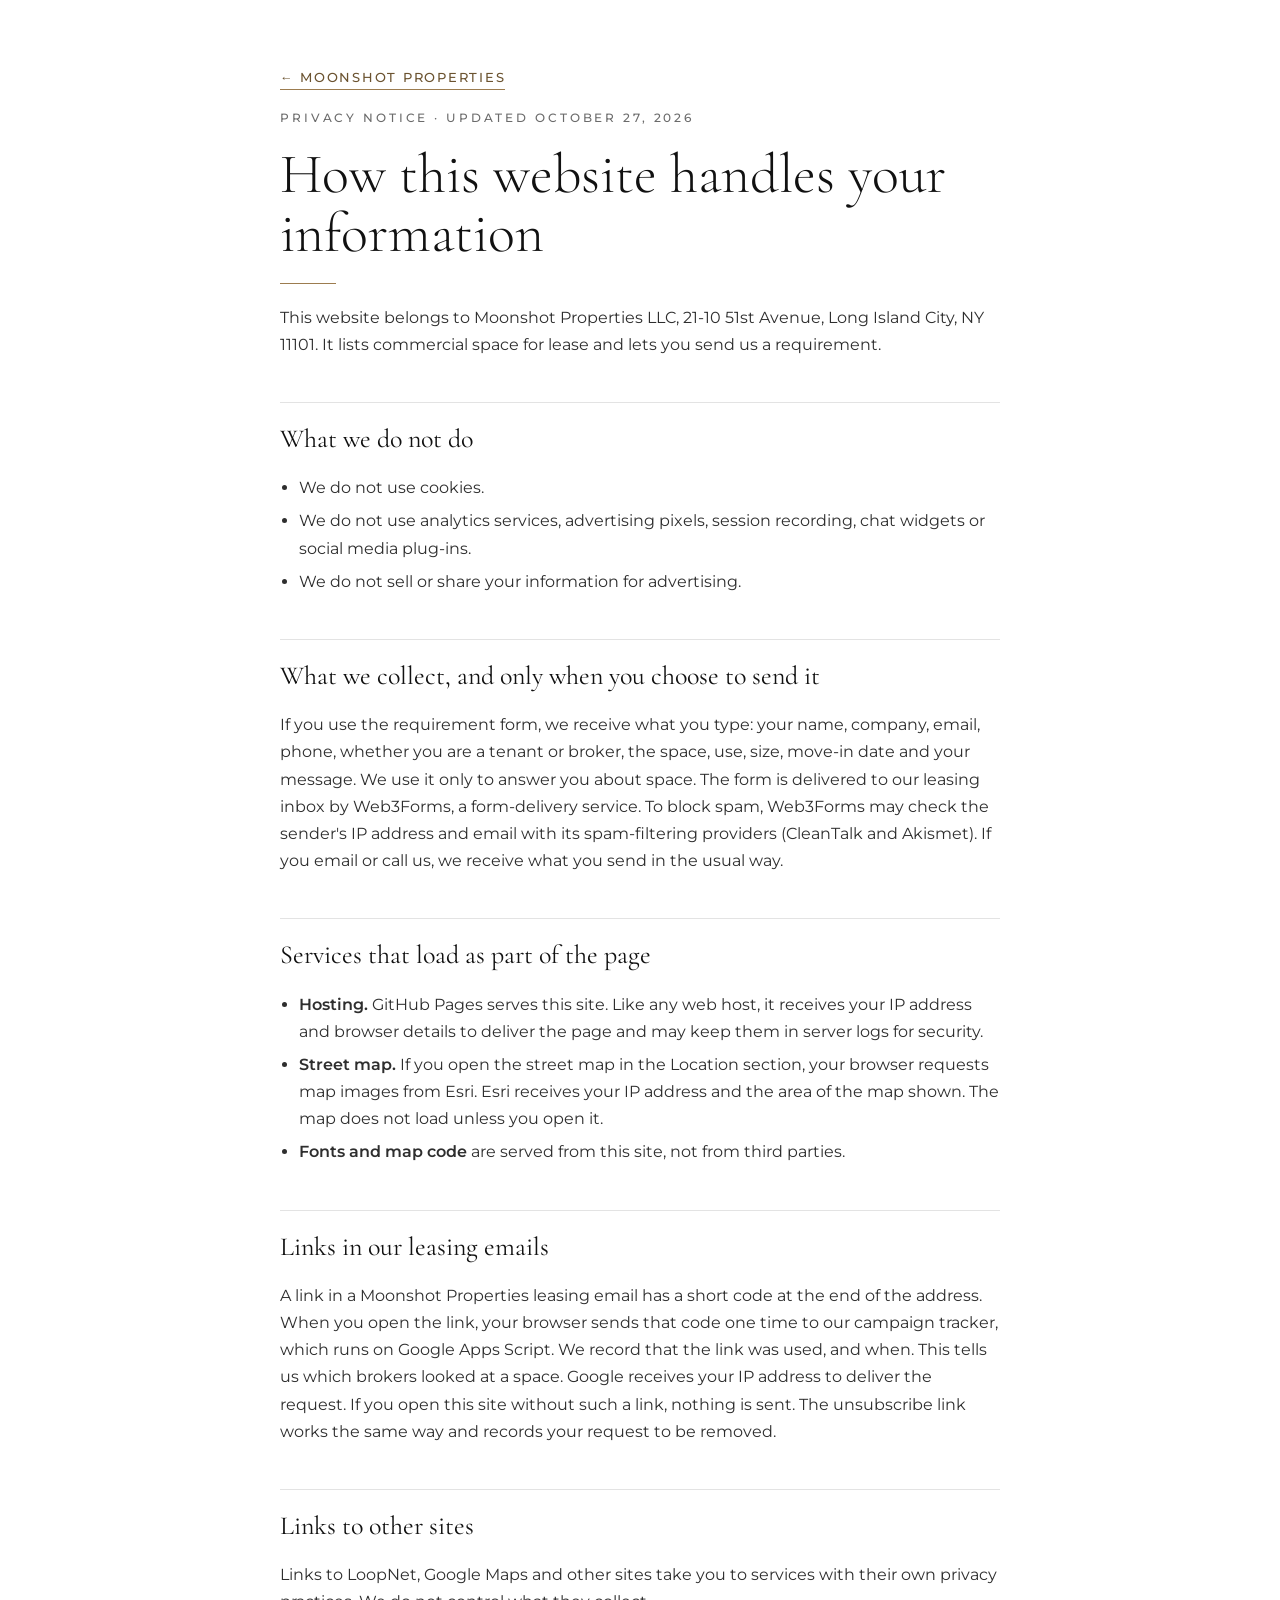
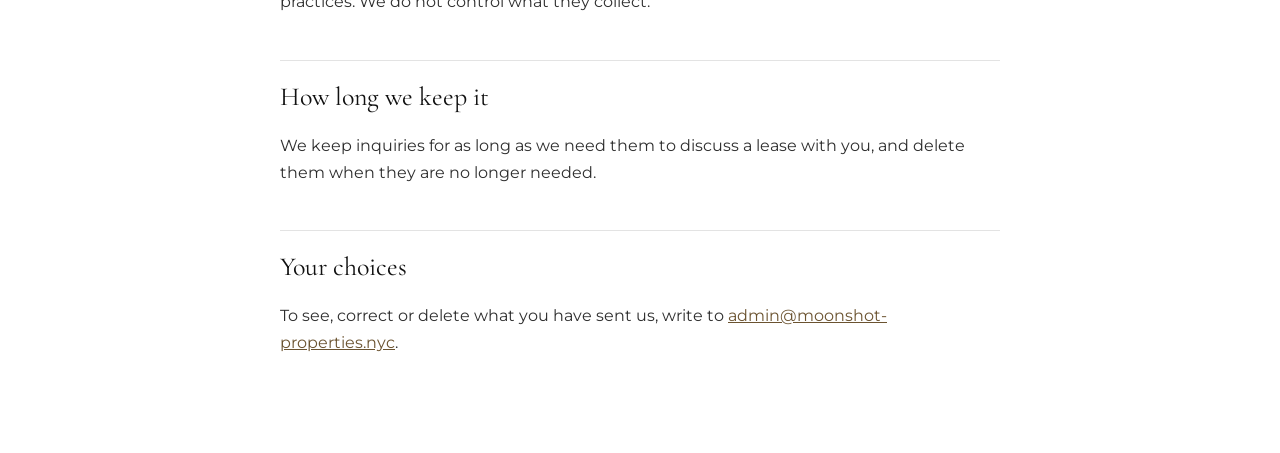
<file: privacy.html>
<!DOCTYPE html>
<html lang="en">
<head>
<meta charset="utf-8">
<meta name="viewport" content="width=device-width, initial-scale=1">
<title>Privacy notice — Moonshot Properties</title>
<meta name="description" content="How the Moonshot Properties website handles your information.">
<link rel="canonical" href="https://www.moonshot-properties.nyc/privacy.html">
<meta name="referrer" content="strict-origin-when-cross-origin">
<meta http-equiv="Content-Security-Policy" content="default-src 'none'; base-uri 'self'; form-action 'self'; object-src 'none'; img-src 'self' data:; style-src 'self' 'unsafe-inline'; font-src 'self'; manifest-src 'self'; upgrade-insecure-requests">
<link rel="icon" href="/favicon.ico" sizes="any">
<link rel="icon" href="/favicon.svg" type="image/svg+xml">
<meta name="theme-color" content="#15110d">
<link rel="stylesheet" href="fonts/fonts.css">
<style>
:root{--bg:#fff;--ink:#111;--graphite:#2e2e2e;--muted:#6b6b6b;--line:#e3e3e3;--rule:#9c7c4f;--accent:#6b5330;color-scheme:light}
@media (prefers-color-scheme:dark){:root{--bg:#111;--ink:#f5f4f2;--graphite:#d6d3ce;--muted:#8e8a84;--line:#333;--rule:#b99a6b;--accent:#b99a6b;color-scheme:dark}}
body{margin:0;background:var(--bg);color:var(--ink);font:400 16px/1.7 Montserrat,system-ui,sans-serif;-webkit-font-smoothing:antialiased}
main{max-width:720px;margin:0 auto;padding:72px clamp(16px,4vw,32px) 96px;display:flex;flex-direction:column;gap:20px}
.label{font:500 12px/1.3 Montserrat,sans-serif;letter-spacing:.24em;text-transform:uppercase;color:var(--muted)}
h1{font:300 clamp(40px,6vw,56px)/1.05 "Cormorant Garamond",Georgia,serif;margin:0}
h2{font:400 26px/1.2 "Cormorant Garamond",Georgia,serif;margin:24px 0 0;padding-top:20px;border-top:1px solid var(--line)}
p,li{color:var(--graphite);margin:0;text-wrap:pretty}
ul{margin:0;padding-left:1.2em;display:flex;flex-direction:column;gap:6px}
hr{width:56px;height:1px;background:var(--rule);border:0;margin:0}
a{color:var(--accent)}a:hover{color:var(--ink)}
.back{font:500 12.5px/1 Montserrat,sans-serif;letter-spacing:.14em;text-transform:uppercase;text-decoration:none;border-bottom:1px solid var(--rule);padding-bottom:4px;align-self:flex-start}
</style>
</head>
<body>
<main>
  <a class="back" href="/">← Moonshot Properties</a>
  <span class="label">Privacy notice · Updated October 27, 2026</span>
  <h1>How this website handles your information</h1>
  <hr>
  <p>This website belongs to Moonshot Properties LLC, 21-10 51st Avenue, Long Island City, NY 11101. It lists commercial space for lease and lets you send us a requirement.</p>

  <h2>What we do not do</h2>
  <ul>
    <li>We do not use cookies.</li>
    <li>We do not use analytics services, advertising pixels, session recording, chat widgets or social media plug-ins.</li>
    <li>We do not sell or share your information for advertising.</li>
  </ul>

  <h2>What we collect, and only when you choose to send it</h2>
  <p>If you use the requirement form, we receive what you type: your name, company, email, phone, whether you are a tenant or broker, the space, use, size, move-in date and your message. We use it only to answer you about space. The form is delivered to our leasing inbox by Web3Forms, a form-delivery service. To block spam, Web3Forms may check the sender's IP address and email with its spam-filtering providers (CleanTalk and Akismet). If you email or call us, we receive what you send in the usual way.</p>

  <h2>Services that load as part of the page</h2>
  <ul>
    <li><strong>Hosting.</strong> GitHub Pages serves this site. Like any web host, it receives your IP address and browser details to deliver the page and may keep them in server logs for security.</li>
    <li><strong>Street map.</strong> If you open the street map in the Location section, your browser requests map images from Esri. Esri receives your IP address and the area of the map shown. The map does not load unless you open it.</li>
    <li><strong>Fonts and map code</strong> are served from this site, not from third parties.</li>
  </ul>

  <h2>Links in our leasing emails</h2>
  <p>A link in a Moonshot Properties leasing email has a short code at the end of the address. When you open the link, your browser sends that code one time to our campaign tracker, which runs on Google Apps Script. We record that the link was used, and when. This tells us which brokers looked at a space. Google receives your IP address to deliver the request. If you open this site without such a link, nothing is sent. The unsubscribe link works the same way and records your request to be removed.</p>

  <h2>Links to other sites</h2>
  <p>Links to LoopNet, Google Maps and other sites take you to services with their own privacy practices. We do not control what they collect.</p>

  <h2>How long we keep it</h2>
  <p>We keep inquiries for as long as we need them to discuss a lease with you, and delete them when they are no longer needed.</p>

  <h2>Your choices</h2>
  <p>To see, correct or delete what you have sent us, write to <a href="mailto:admin@moonshot-properties.nyc?subject=Privacy%20request">admin@moonshot-properties.nyc</a>.</p>
</main>
</body>
</html>
</file>
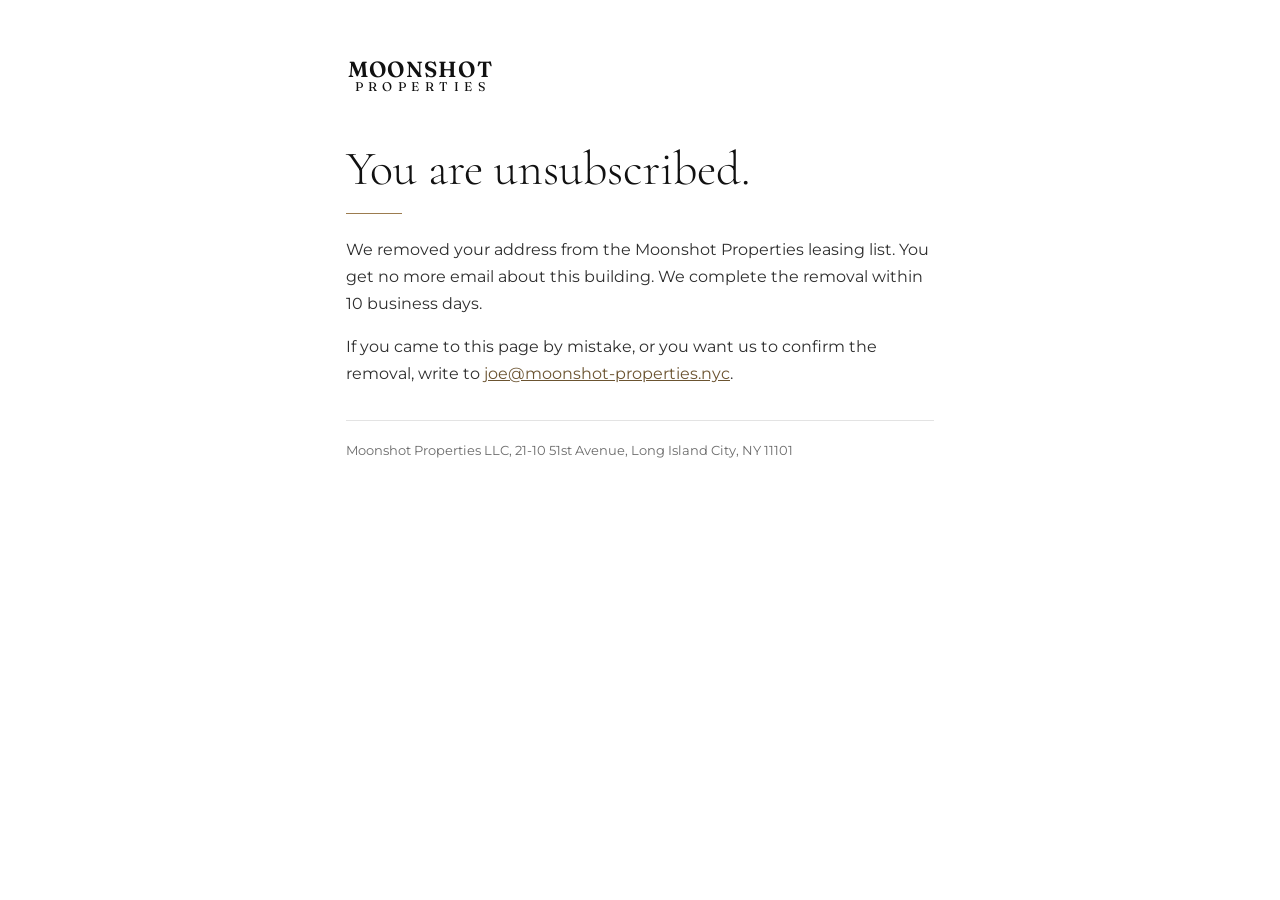
<file: unsubscribe.html>
<!DOCTYPE html>
<html lang="en">
<head>
<meta charset="utf-8">
<meta name="viewport" content="width=device-width, initial-scale=1">
<title>Unsubscribe — Moonshot Properties</title>
<meta name="robots" content="noindex, nofollow">
<meta name="referrer" content="strict-origin-when-cross-origin">
<meta http-equiv="Content-Security-Policy" content="default-src 'none'; base-uri 'self'; form-action 'self'; object-src 'none'; img-src 'self' data: https://script.google.com https://script.googleusercontent.com; script-src 'self'; style-src 'self' 'unsafe-inline'; font-src 'self'; upgrade-insecure-requests">
<link rel="icon" href="/favicon.ico" sizes="any">
<link rel="icon" href="/favicon.svg" type="image/svg+xml">
<meta name="theme-color" content="#15110d">
<link rel="stylesheet" href="fonts/fonts.css">
<script src="track.js" defer></script>
<style>
:root{--bg:#fff;--ink:#111;--graphite:#2e2e2e;--muted:#6b6b6b;--line:#e3e3e3;--rule:#9c7c4f;--accent:#6b5330;color-scheme:light}
@media (prefers-color-scheme:dark){:root{--bg:#111;--ink:#f5f4f2;--graphite:#d6d3ce;--muted:#8e8a84;--line:#333;--rule:#b99a6b;--accent:#b99a6b;color-scheme:dark}}
*{box-sizing:border-box}
body{margin:0;background:var(--bg);color:var(--ink);font:400 16px/1.7 Montserrat,system-ui,sans-serif;-webkit-font-smoothing:antialiased}
main{max-width:620px;margin:0 auto;padding:56px 16px 80px}
.logo{height:40px;width:auto;color:var(--ink)}
h1{font:300 clamp(36px,7vw,48px)/1.05 "Cormorant Garamond",Georgia,serif;margin:40px 0 18px}
hr{width:56px;height:1px;background:var(--rule);border:0;margin:0 0 22px}
p{color:var(--graphite);margin:0 0 16px}
a{color:var(--accent)}
.note{font-size:13px;color:var(--muted);border-top:1px solid var(--line);padding-top:18px;margin-top:32px}
</style>
</head>
<body>
<main>
  <a href="/" aria-label="Moonshot Properties home"><svg class="logo" viewBox="0 0 700 190" role="img" aria-label="Moonshot Properties"><text x="353" y="100" text-anchor="middle" font-family="Fraunces,Georgia,serif" font-weight="600" font-size="104" letter-spacing="6" fill="currentColor">MOONSHOT</text><text x="363" y="165" text-anchor="middle" font-family="Fraunces,Georgia,serif" font-weight="400" font-size="60" letter-spacing="26" fill="currentColor">PROPERTIES</text></svg></a>
  <h1>You are unsubscribed.</h1>
  <hr>
  <p>We removed your address from the Moonshot Properties leasing list. You get no more email about this building. We complete the removal within 10 business days.</p>
  <p>If you came to this page by mistake, or you want us to confirm the removal, write to <a href="mailto:joe@moonshot-properties.nyc?subject=Unsubscribe">joe@moonshot-properties.nyc</a>.</p>
  <p class="note">Moonshot Properties LLC, 21-10 51st Avenue, Long Island City, NY 11101</p>
</main>
</body>
</html>
</file>
<file: fonts/fonts.css>
@font-face{font-family:"Cormorant Garamond";font-style:normal;font-weight:300;font-display:swap;src:url("cormorant-garamond-300.woff2") format("woff2");unicode-range:U+0000-00FF, U+0131, U+0152-0153, U+02BB-02BC, U+02C6, U+02DA, U+02DC, U+0304, U+0308, U+0329, U+2000-206F, U+20AC, U+2122, U+2191, U+2193, U+2212, U+2215, U+FEFF, U+FFFD}
@font-face{font-family:"Cormorant Garamond";font-style:normal;font-weight:400;font-display:swap;src:url("cormorant-garamond-400.woff2") format("woff2");unicode-range:U+0000-00FF, U+0131, U+0152-0153, U+02BB-02BC, U+02C6, U+02DA, U+02DC, U+0304, U+0308, U+0329, U+2000-206F, U+20AC, U+2122, U+2191, U+2193, U+2212, U+2215, U+FEFF, U+FFFD}
@font-face{font-family:"Cormorant Garamond";font-style:normal;font-weight:500;font-display:swap;src:url("cormorant-garamond-500.woff2") format("woff2");unicode-range:U+0000-00FF, U+0131, U+0152-0153, U+02BB-02BC, U+02C6, U+02DA, U+02DC, U+0304, U+0308, U+0329, U+2000-206F, U+20AC, U+2122, U+2191, U+2193, U+2212, U+2215, U+FEFF, U+FFFD}
@font-face{font-family:"Fraunces";font-style:normal;font-weight:400;font-display:swap;src:url("fraunces-400.woff2") format("woff2");unicode-range:U+0000-00FF, U+0131, U+0152-0153, U+02BB-02BC, U+02C6, U+02DA, U+02DC, U+0304, U+0308, U+0329, U+2000-206F, U+20AC, U+2122, U+2191, U+2193, U+2212, U+2215, U+FEFF, U+FFFD}
@font-face{font-family:"Fraunces";font-style:normal;font-weight:600;font-display:swap;src:url("fraunces-600.woff2") format("woff2");unicode-range:U+0000-00FF, U+0131, U+0152-0153, U+02BB-02BC, U+02C6, U+02DA, U+02DC, U+0304, U+0308, U+0329, U+2000-206F, U+20AC, U+2122, U+2191, U+2193, U+2212, U+2215, U+FEFF, U+FFFD}
@font-face{font-family:"Montserrat";font-style:normal;font-weight:300;font-display:swap;src:url("montserrat-300.woff2") format("woff2");unicode-range:U+0000-00FF, U+0131, U+0152-0153, U+02BB-02BC, U+02C6, U+02DA, U+02DC, U+0304, U+0308, U+0329, U+2000-206F, U+20AC, U+2122, U+2191, U+2193, U+2212, U+2215, U+FEFF, U+FFFD}
@font-face{font-family:"Montserrat";font-style:normal;font-weight:400;font-display:swap;src:url("montserrat-400.woff2") format("woff2");unicode-range:U+0000-00FF, U+0131, U+0152-0153, U+02BB-02BC, U+02C6, U+02DA, U+02DC, U+0304, U+0308, U+0329, U+2000-206F, U+20AC, U+2122, U+2191, U+2193, U+2212, U+2215, U+FEFF, U+FFFD}
@font-face{font-family:"Montserrat";font-style:normal;font-weight:500;font-display:swap;src:url("montserrat-500.woff2") format("woff2");unicode-range:U+0000-00FF, U+0131, U+0152-0153, U+02BB-02BC, U+02C6, U+02DA, U+02DC, U+0304, U+0308, U+0329, U+2000-206F, U+20AC, U+2122, U+2191, U+2193, U+2212, U+2215, U+FEFF, U+FFFD}
@font-face{font-family:"Montserrat";font-style:normal;font-weight:600;font-display:swap;src:url("montserrat-600.woff2") format("woff2");unicode-range:U+0000-00FF, U+0131, U+0152-0153, U+02BB-02BC, U+02C6, U+02DA, U+02DC, U+0304, U+0308, U+0329, U+2000-206F, U+20AC, U+2122, U+2191, U+2193, U+2212, U+2215, U+FEFF, U+FFFD}
</file>
